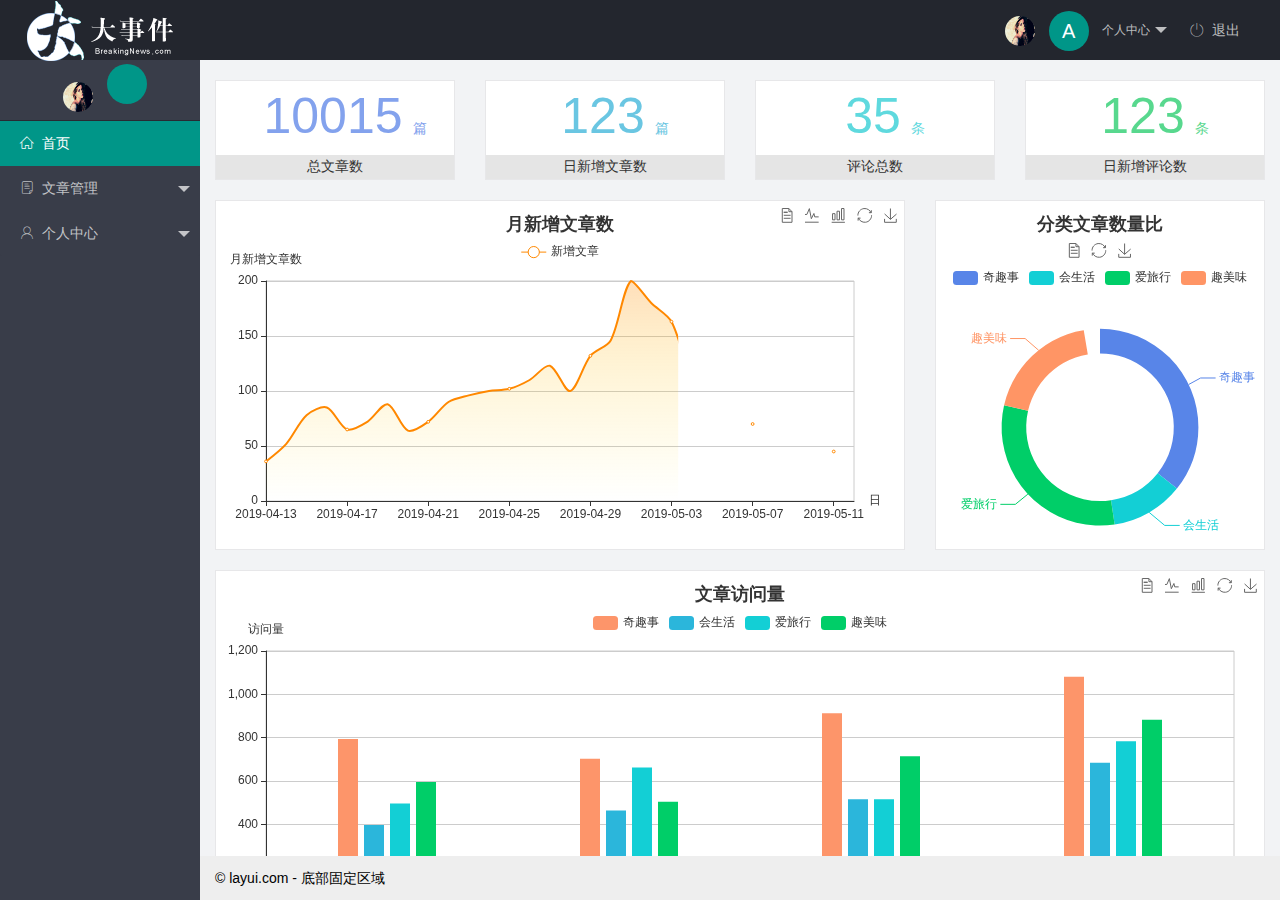
<file: index.html>
<!DOCTYPE html>
<html lang="en">
  <head>
    <meta charset="UTF-8" />
    <meta name="viewport" content="width=device-width, initial-scale=1.0" />
    <title>后台主页</title>
    <link rel="stylesheet" href="/assets/fonts/iconfont.css" />
    <!-- 导入 layui 的样式表 -->
    <link rel="stylesheet" href="/assets/lib/layui/css/layui.css" />
    <link rel="stylesheet" href="/assets/css/login.css" />
    <link rel="stylesheet" href="/assets/css/index.css" />
  </head>
  <body class="layui-layout-body">
    <div class="layui-layout layui-layout-admin">
      <div class="layui-header">
        <div class="layui-logo">
          <img src="/assets/images/logo.png" alt="" />
        </div>
        <!-- 头部区域（可配合layui已有的水平导航） -->
        <ul class="layui-nav layui-layout-right">
          <li class="layui-nav-item">
            <a href="javascript:;" class="userinfo">
              <img src="/assets/images/sample2.jpg" class="layui-nav-img" />
              <span class="text-avatar">A</span>

              个人中心
            </a>
            <dl class="layui-nav-child">
              <dd><a href="/user/user_info.html" target="fm">基本资料</a></dd>
              <dd><a href="/user/user_avatar.html" target="fm">更换头像</a></dd>
              <dd><a href="user/user_pwd.html" target="fm">重置密码</a></dd>
            </dl>
          </li>
          <li class="layui-nav-item">
            <a href="javascript:;" id="btnLogout"
              ><span class="iconfont icon-tuichu"></span>退出</a
            >
          </li>
        </ul>
      </div>

      <div class="layui-side layui-bg-black">
        <div class="layui-side-scroll">
          <div class="userinfo">
            <img src="/assets/images/sample2.jpg" class="layui-nav-img" />
            <span class="text-avatar"></span>
            <span id="welcome"></span>
          </div>
          <!-- 左侧导航区域（可配合layui已有的垂直导航） -->
          <ul class="layui-nav layui-nav-tree" lay-shrink="all">
            <li class="layui-nav-item layui-this">
              <a href="/home/dashboard.html" target="fm"
                ><span class="iconfont icon-home"></span>首页</a
              >
            </li>
            <li class="layui-nav-item">
              <a class="" href="javascript:;"
                ><span class="iconfont icon-16"></span>文章管理</a
              >
              <dl class="layui-nav-child">
                <dd>
                  <a href="javascript:;">文章类别</a>
                </dd>
                <dd>
                  <a href="javascript:;">文章列表</a>
                </dd>
                <dd>
                  <a href="javascript:;">发布文章</a>
                </dd>
              </dl>
            </li>
            <li class="layui-nav-item">
              <a href="javascript:;"
                ><span class="iconfont icon-user"></span>个人中心</a
              >
              <dl class="layui-nav-child">
                <dd>
                  <a href="/user/user_info.html" target="fm">基本资料</a>
                </dd>
                <dd>
                  <a href="/user/user_avatar.html" target="fm">更换头像</a>
                </dd>
                <dd>
                  <a href="user/user_pwd.html" target="fm">重置密码</a>
                </dd>
              </dl>
            </li>
          </ul>
        </div>
      </div>

      <div class="layui-body">
        <!-- 内容主体区域 -->
        <iframe src="/home/dashboard.html" frameborder="0" name="fm"></iframe>
      </div>

      <div class="layui-footer">
        <!-- 底部固定区域 -->
        © layui.com - 底部固定区域
      </div>
    </div>
    <!-- 导入 layui 的JS文件 -->
    <script src="/assets/lib/layui/layui.all.js"></script>
    <script src="/assets/lib/jquery.js"></script>
    <script src="/assets/js/baseAPI.js"></script>
    <script src="/assets/js/index.js"></script>
  </body>
</html>
</file>
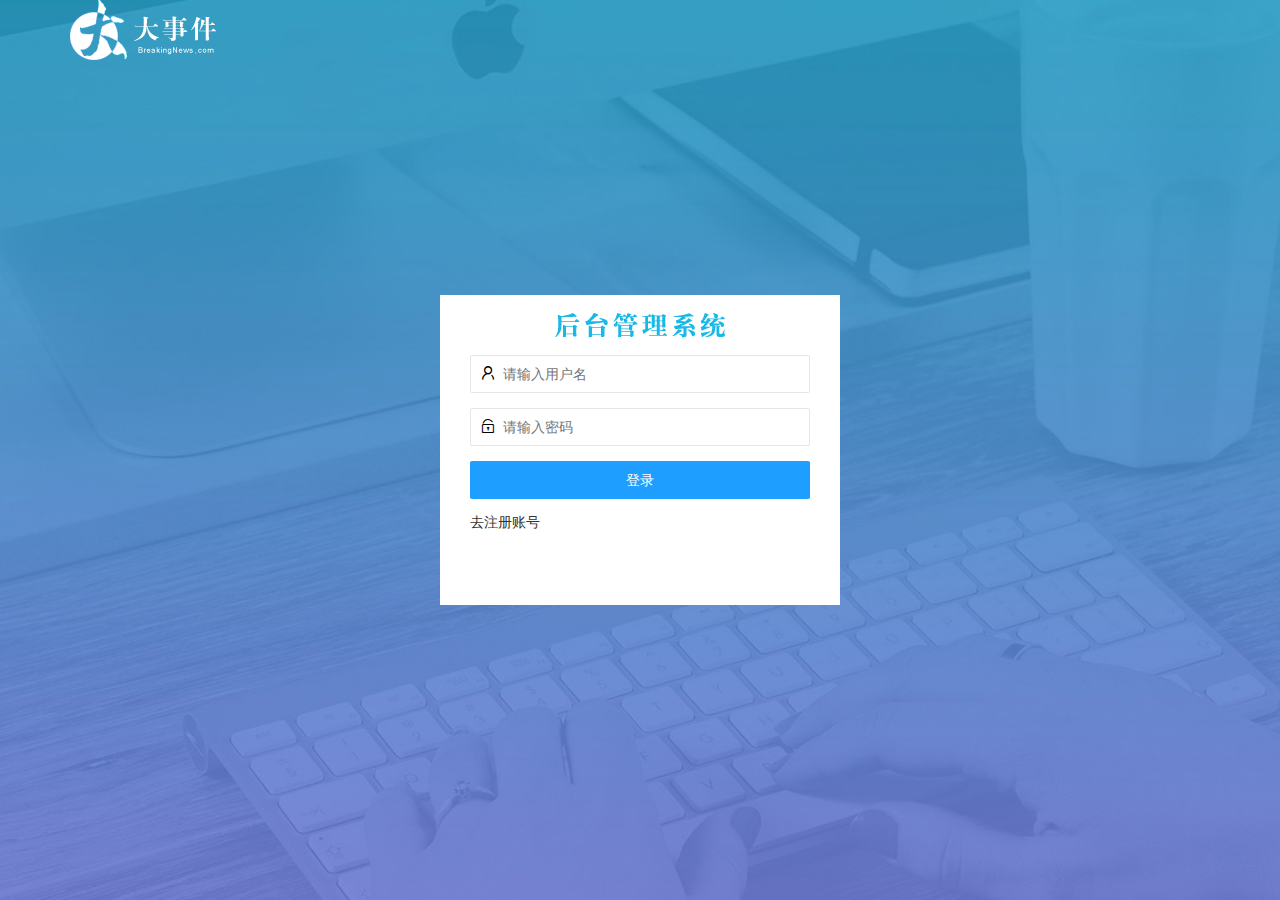
<file: login.html>
<!DOCTYPE html>
<html lang="en">
  <head>
    <meta charset="UTF-8" />
    <meta name="viewport" content="width=device-width, initial-scale=1.0" />
    <title>大事件-登录/注册</title>
    <!-- 导入 LayUI 的样式 -->
    <link rel="stylesheet" href="/assets/lib/layui/css/layui.css" />
    <!-- 导入自己的样式表 -->
    <link rel="stylesheet" href="/assets/css/login.css" />
  </head>
  <body>
    <!-- 头部的 Logo 区域 -->
    <div class="layui-main">
      <img src="/assets/images/logo.png" alt="" />
    </div>

    <!-- 登录注册区域 -->
    <div class="loginAndRegBox">
      <div class="title-box"></div>
      <!-- 登录的div -->
      <!-- 登录的div -->
      <div class="login-box">
        <!-- 登录的表单 -->
        <form class="layui-form" id="form_login">
          <!-- 用户名 -->
          <div class="layui-form-item">
            <i class="layui-icon layui-icon-username"></i>
            <input
              type="text"
              name="username"
              required
              lay-verify="required"
              placeholder="请输入用户名"
              autocomplete="off"
              class="layui-input"
            />
          </div>
          <!-- 密码 -->
          <div class="layui-form-item">
            <i class="layui-icon layui-icon-password"></i>
            <input
              type="password"
              name="password"
              required
              lay-verify="required|pwd"
              placeholder="请输入密码"
              autocomplete="off"
              class="layui-input"
            />
          </div>
          <!-- 登录按钮 -->
          <div class="layui-form-item">
            <!-- 注意：表单提交按钮和普通按钮的区别，就是 lay-submit 属性 -->
            <button
              class="layui-btn layui-btn-fluid layui-btn-normal"
              lay-submit
            >
              登录
            </button>
          </div>
          <div class="login-box">
            <a href="javascript:;" id="link_reg">去注册账号</a>
          </div>
        </form>
      </div>

      <!-- 注册的div -->
      <!-- 注册的div -->
      <div class="reg-box">
        <!-- 注册的表单 -->
        <form class="layui-form" id="form_reg">
          <!-- 用户名 -->
          <div class="layui-form-item">
            <i class="layui-icon layui-icon-username"></i>
            <input
              type="text"
              name="username"
              required
              lay-verify="required"
              placeholder="请输入用户名"
              autocomplete="off"
              class="layui-input"
            />
          </div>
          <!-- 密码 -->
          <div class="layui-form-item">
            <i class="layui-icon layui-icon-password"></i>
            <input
              type="password"
              name="password"
              required
              lay-verify="required|pwd"
              placeholder="请输入密码"
              autocomplete="off"
              class="layui-input"
            />
          </div>
          <!-- 密码确认框 -->
          <div class="layui-form-item">
            <i class="layui-icon layui-icon-password"></i>
            <input
              type="password"
              name="repassword"
              required
              lay-verify="required|pwd|repwd"
              placeholder="再次确认密码"
              autocomplete="off"
              class="layui-input"
            />
          </div>
          <!-- 注册按钮 -->
          <div class="layui-form-item">
            <!-- 注意：表单提交按钮和普通按钮的区别，就是 lay-submit 属性 -->
            <button
              class="layui-btn layui-btn-fluid layui-btn-normal"
              lay-submit
            >
              注册
            </button>
          </div>
          <div class="layui-form-item links">
            <a href="javascript:;" id="link_login">去登录</a>
          </div>
        </form>
      </div>
      <!-- <div class="reg-box">
        <a href="javascript:;" id="link_login">去登录</a>
      </div> -->
    </div>

    <script src="/assets/lib/jquery.js"></script>
    <script src="/assets/lib/layui/layui.all.js"></script>
    <script src="/assets/js/baseAPI.js"></script>
    <script src="/assets/js/login.js"></script>
  </body>
</html>
</file>
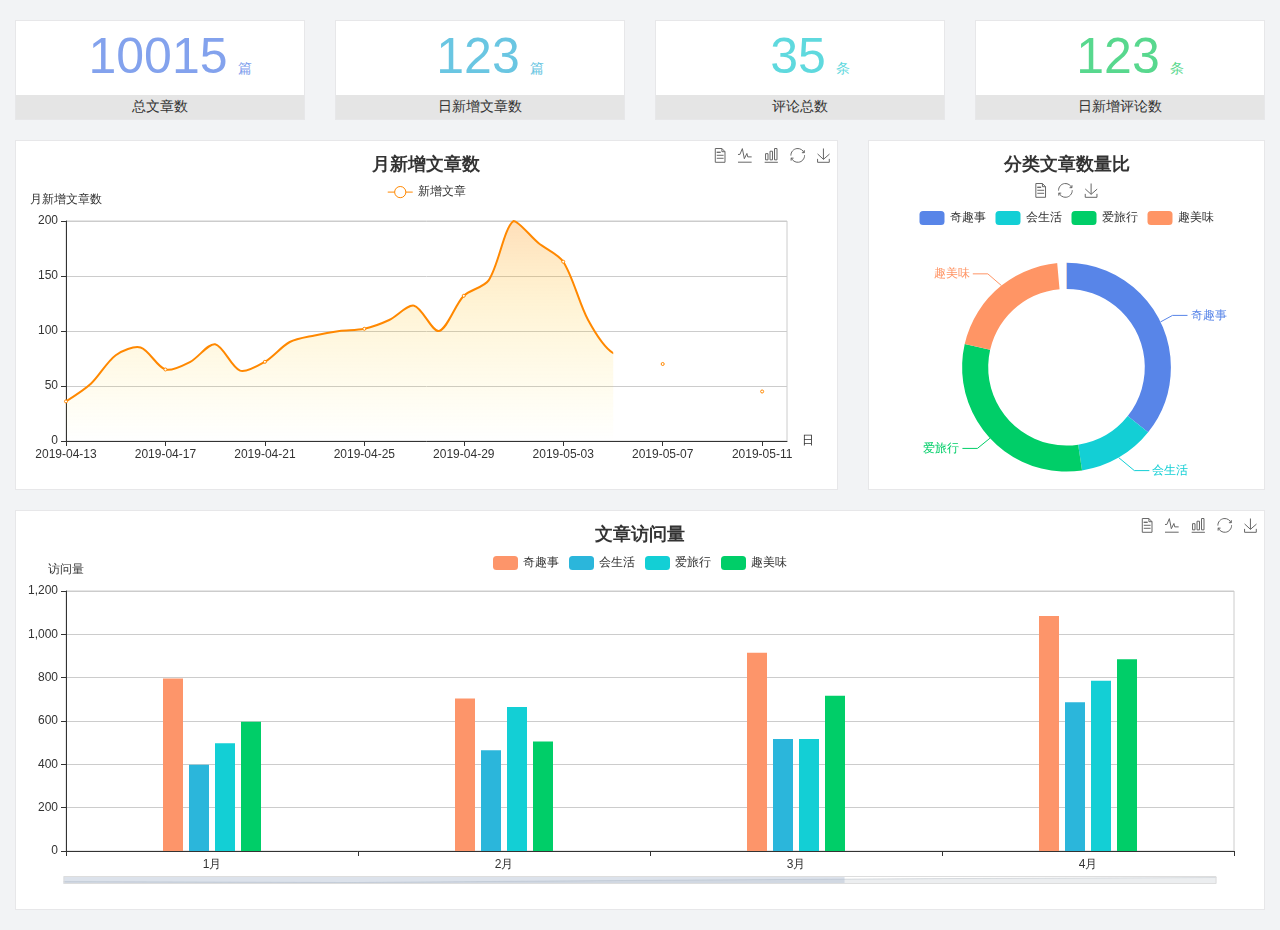
<file: home/dashboard.html>
<!DOCTYPE html>
<html lang="en">

<head>
  <meta charset="UTF-8">
  <meta name="viewport" content="width=device-width, initial-scale=1.0">
  <meta http-equiv="X-UA-Compatible" content="ie=edge">
  <title>图表统计</title>
  <link rel="stylesheet" href="../../assets/lib/bootstrap.css" />
  <link rel="stylesheet" href="../../assets/lib/main.css" />
  <script src="../../assets/lib/jquery.js"></script>
  <script type="text/javascript" src="../../assets/lib/echarts.min.js"></script>
</head>

<body>
  <div class="container-fluid">
    <div class="row spannel_list">
      <div class="col-sm-3 col-xs-6">
        <div class="spannel">
          <em>10015</em><span>篇</span>
          <b>总文章数</b>
        </div>
      </div>
      <div class="col-sm-3 col-xs-6">
        <div class="spannel scolor01">
          <em>123</em><span>篇</span>
          <b>日新增文章数</b>
        </div>
      </div>
      <div class="col-sm-3 col-xs-6">
        <div class="spannel scolor02">
          <em>35</em><span>条</span>
          <b>评论总数</b>
        </div>
      </div>
      <div class="col-sm-3 col-xs-6">
        <div class="spannel scolor03">
          <em>123</em><span>条</span>
          <b>日新增评论数</b>
        </div>
      </div>
    </div>
  </div>

  <div class="container-fluid">
    <div class="row curve-pie">
      <div class="col-lg-8 col-md-8">
        <div class="gragh_pannel" id="curve_show"></div>
      </div>
      <div class="col-lg-4 col-md-4">
        <div class="gragh_pannel" id="pie_show"></div>
      </div>
    </div>
  </div>

  <div class="container-fluid">
    <div class="column_pannel" id="column_show"></div>
  </div>

  <script>
    var oChart = echarts.init(document.getElementById('curve_show'));
    var aList_all = [
      { 'count': 36, 'date': '2019-04-13' },
      { 'count': 52, 'date': '2019-04-14' },
      { 'count': 78, 'date': '2019-04-15' },
      { 'count': 85, 'date': '2019-04-16' },
      { 'count': 65, 'date': '2019-04-17' },
      { 'count': 72, 'date': '2019-04-18' },
      { 'count': 88, 'date': '2019-04-19' },
      { 'count': 64, 'date': '2019-04-20' },
      { 'count': 72, 'date': '2019-04-21' },
      { 'count': 90, 'date': '2019-04-22' },
      { 'count': 96, 'date': '2019-04-23' },
      { 'count': 100, 'date': '2019-04-24' },
      { 'count': 102, 'date': '2019-04-25' },
      { 'count': 110, 'date': '2019-04-26' },
      { 'count': 123, 'date': '2019-04-27' },
      { 'count': 100, 'date': '2019-04-28' },
      { 'count': 132, 'date': '2019-04-29' },
      { 'count': 146, 'date': '2019-04-30' },
      { 'count': 200, 'date': '2019-05-01' },
      { 'count': 180, 'date': '2019-05-02' },
      { 'count': 163, 'date': '2019-05-03' },
      { 'count': 110, 'date': '2019-05-04' },
      { 'count': 80, 'date': '2019-05-05' },
      { 'count': 82, 'date': '2019-05-06' },
      { 'count': 70, 'date': '2019-05-07' },
      { 'count': 65, 'date': '2019-05-08' },
      { 'count': 54, 'date': '2019-05-09' },
      { 'count': 40, 'date': '2019-05-10' },
      { 'count': 45, 'date': '2019-05-11' },
      { 'count': 38, 'date': '2019-05-12' },
    ];

    let aCount = [];
    let aDate = [];

    for (var i = 0; i < aList_all.length; i++) {
      aCount.push(aList_all[i].count);
      aDate.push(aList_all[i].date);
    }

    var chartopt = {
      title: {
        text: '月新增文章数',
        left: 'center',
        top: '10'
      },
      tooltip: {
        trigger: 'axis'
      },
      legend: {
        data: ['新增文章'],
        top: '40'
      },
      toolbox: {
        show: true,
        feature: {
          mark: { show: true },
          dataView: { show: true, readOnly: false },
          magicType: { show: true, type: ['line', 'bar'] },
          restore: { show: true },
          saveAsImage: { show: true }
        }
      },
      calculable: true,
      xAxis: [
        {
          name: '日',
          type: 'category',
          boundaryGap: false,
          data: aDate
        }
      ],
      yAxis: [
        {
          name: '月新增文章数',
          type: 'value'
        }
      ],
      series: [
        {
          name: '新增文章',
          type: 'line',
          smooth: true,
          itemStyle: { normal: { areaStyle: { type: 'default' }, color: '#f80' }, lineStyle: { color: '#f80' } },
          data: aCount
        }],
      areaStyle: {
        normal: {
          color: new echarts.graphic.LinearGradient(0, 0, 0, 1, [{
            offset: 0,
            color: 'rgba(255,136,0,0.39)'
          }, {
            offset: .34,
            color: 'rgba(255,180,0,0.25)'
          }, {
            offset: 1,
            color: 'rgba(255,222,0,0.00)'
          }])

        }
      },
      grid: {
        show: true,
        x: 50,
        x2: 50,
        y: 80,
        height: 220
      }
    };

    oChart.setOption(chartopt);


    var oPie = echarts.init(document.getElementById('pie_show'));
    var oPieopt =
    {
      title: {
        top: 10,
        text: '分类文章数量比',
        x: 'center'
      },
      tooltip: {
        trigger: 'item',
        formatter: "{a} <br/>{b} : {c} ({d}%)"
      },
      color: ['#5885e8', '#13cfd5', '#00ce68', '#ff9565'],
      legend: {
        x: 'center',
        top: 65,
        data: ['奇趣事', '会生活', '爱旅行', '趣美味']
      },
      toolbox: {
        show: true,
        x: 'center',
        top: 35,
        feature: {
          mark: { show: true },
          dataView: { show: true, readOnly: false },
          magicType: {
            show: true,
            type: ['pie', 'funnel'],
            option: {
              funnel: {
                x: '25%',
                width: '50%',
                funnelAlign: 'left',
                max: 1548
              }
            }
          },
          restore: { show: true },
          saveAsImage: { show: true }
        }
      },
      calculable: true,
      series: [
        {
          name: '访问来源',
          type: 'pie',
          radius: ['45%', '60%'],
          center: ['50%', '65%'],
          data: [
            { value: 300, name: '奇趣事' },
            { value: 100, name: '会生活' },
            { value: 260, name: '爱旅行' },
            { value: 180, name: '趣美味' }
          ]
        }
      ]
    };
    oPie.setOption(oPieopt);



    var oColumn = this.echarts.init(document.getElementById('column_show'));
    var oColumnopt =
    {
      title: {
        text: '文章访问量',
        left: 'center',
        top: '10'
      },
      tooltip: {
        trigger: 'axis'
      },
      legend: {
        data: ['奇趣事', '会生活', '爱旅行', '趣美味'],
        top: '40'
      },
      toolbox: {
        show: true,
        feature: {
          mark: { show: true },
          dataView: { show: true, readOnly: false },
          magicType: { show: true, type: ['line', 'bar'] },
          restore: { show: true },
          saveAsImage: { show: true }
        }
      },
      calculable: true,
      xAxis: [
        {
          type: 'category',
          data: ['1月', '2月', '3月', '4月', '5月']
        }
      ],
      yAxis: [
        {
          name: '访问量',
          type: 'value'
        }
      ],
      series: [
        {
          name: '奇趣事',
          type: 'bar',
          barWidth: 20,
          itemStyle: {
            normal: { areaStyle: { type: 'default' }, color: '#fd956a' }
          },
          data: [800, 708, 920, 1090, 1200]
        },
        {
          name: '会生活',
          type: 'bar',
          barWidth: 20,
          itemStyle: {
            normal: { areaStyle: { type: 'default' }, color: '#2bb6db' }
          },
          data: [400, 468, 520, 690, 800]
        },
        {
          name: '爱旅行',
          type: 'bar',
          barWidth: 20,
          itemStyle: {
            normal: { areaStyle: { type: 'default' }, color: '#13cfd5' }
          },
          data: [500, 668, 520, 790, 900]
        },
        {
          name: '趣美味',
          type: 'bar',
          barWidth: 20,
          itemStyle: {
            normal: { areaStyle: { type: 'default' }, color: '#00ce68' }
          },
          data: [600, 508, 720, 890, 1000]
        }
      ],
      grid: {
        show: true,
        x: 50,
        x2: 30,
        y: 80,
        height: 260
      },
      dataZoom: [//给x轴设置滚动条
        {
          start: 0,//默认为0
          end: 100 - 1000 / 31,//默认为100
          type: 'slider',
          show: true,
          xAxisIndex: [0],
          handleSize: 0,//滑动条的 左右2个滑动条的大小
          height: 8,//组件高度
          left: 45, //左边的距离
          right: 50,//右边的距离
          bottom: 26,//右边的距离
          handleColor: '#ddd',//h滑动图标的颜色
          handleStyle: {
            borderColor: "#cacaca",
            borderWidth: "1",
            shadowBlur: 2,
            background: "#ddd",
            shadowColor: "#ddd",
          }
        }]
    };
    oColumn.setOption(oColumnopt);
  </script>
</body>

</html>
</file>
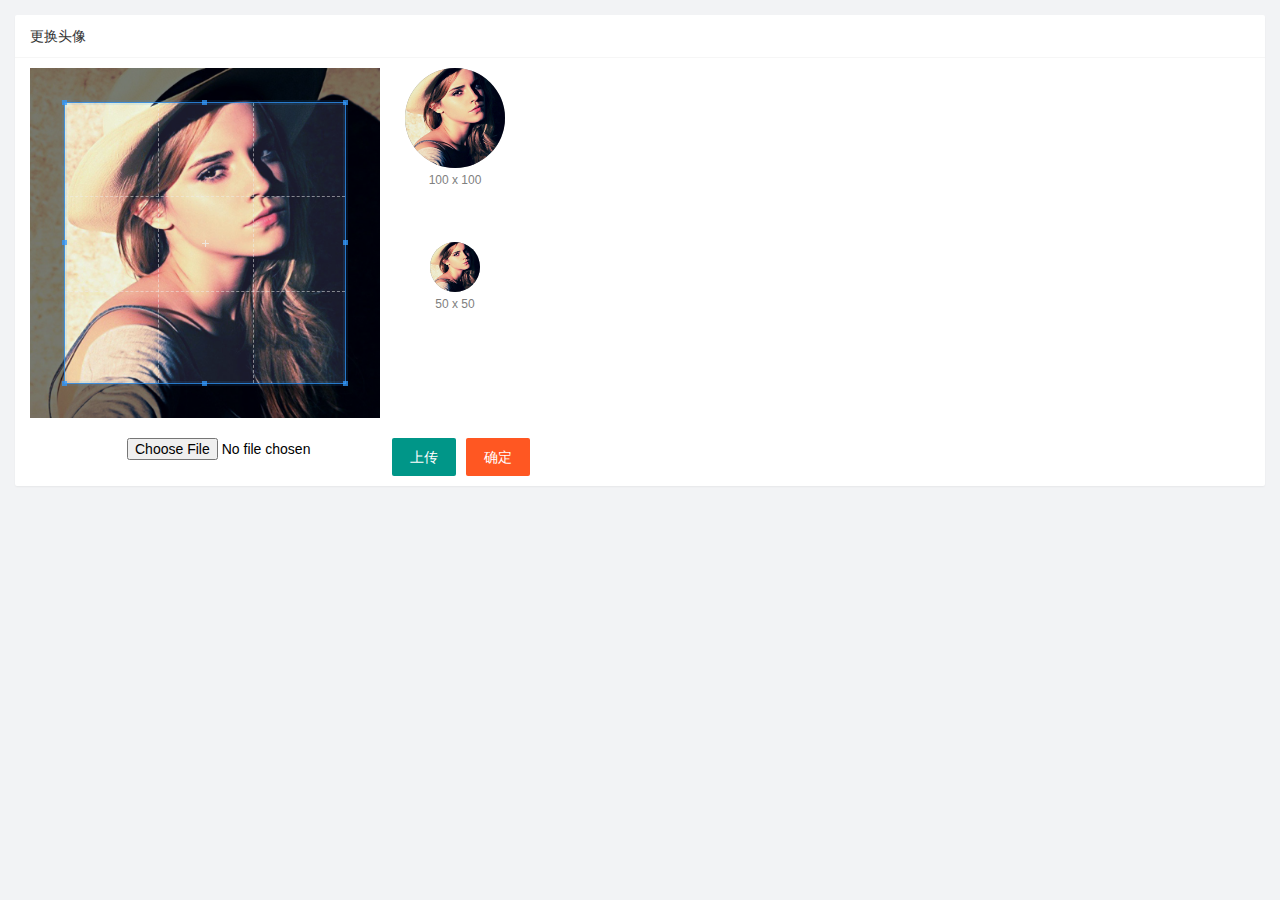
<file: user/user_avatar.html>
<!DOCTYPE html>
<html lang="en">
  <head>
    <meta charset="UTF-8" />
    <meta http-equiv="X-UA-Compatible" content="IE=edge" />
    <meta name="viewport" content="width=device-width, initial-scale=1.0" />
    <title>Document</title>
    <link rel="stylesheet" href="/assets/lib/cropper/cropper.css" />
    <link rel="stylesheet" href="/assets/lib/layui/css/layui.css" />
    <link rel="stylesheet" href="/assets/css/user/user.avatar.css" />
  </head>
  <body>
    <!-- 卡片区域 -->
    <div class="layui-card">
      <div class="layui-card-header">更换头像</div>
      <div class="layui-card-body">
        <!-- 第一行的图片裁剪和预览区域 -->
        <div class="row1">
          <!-- 图片裁剪区域 -->
          <div class="cropper-box">
            <!-- 这个 img 标签很重要，将来会把它初始化为裁剪区域 -->
            <img id="image" src="/assets/images/sample.jpg" />
          </div>
          <!-- 图片的预览区域 -->
          <div class="preview-box">
            <div>
              <!-- 宽高为 100px 的预览区域 -->
              <div class="img-preview w100"></div>
              <p class="size">100 x 100</p>
            </div>
            <div>
              <!-- 宽高为 50px 的预览区域 -->
              <div class="img-preview w50"></div>
              <p class="size">50 x 50</p>
            </div>
          </div>
        </div>

        <!-- 第二行的按钮区域 -->
        <div class="row2">
          <input type="file" id="file" accept="image/png,image/jpeg" />
          <button type="button" class="layui-btn" id="btnChooseImage">
            上传
          </button>
          <button
            type="button"
            class="layui-btn layui-btn-danger"
            id="btnUpload"
          >
            确定
          </button>
        </div>
      </div>
    </div>

    <script src="/assets/lib/layui/layui.all.js"></script>
    <script src="/assets/lib/jquery.js"></script>
    <script src="/assets/lib/cropper/Cropper.js"></script>
    <script src="/assets/js/baseAPI.js"></script>
    <script src="/assets/lib/cropper/jquery-cropper.js"></script>
    <script src="/assets/js/user/user_avatar.js"></script>
  </body>
</html>
</file>
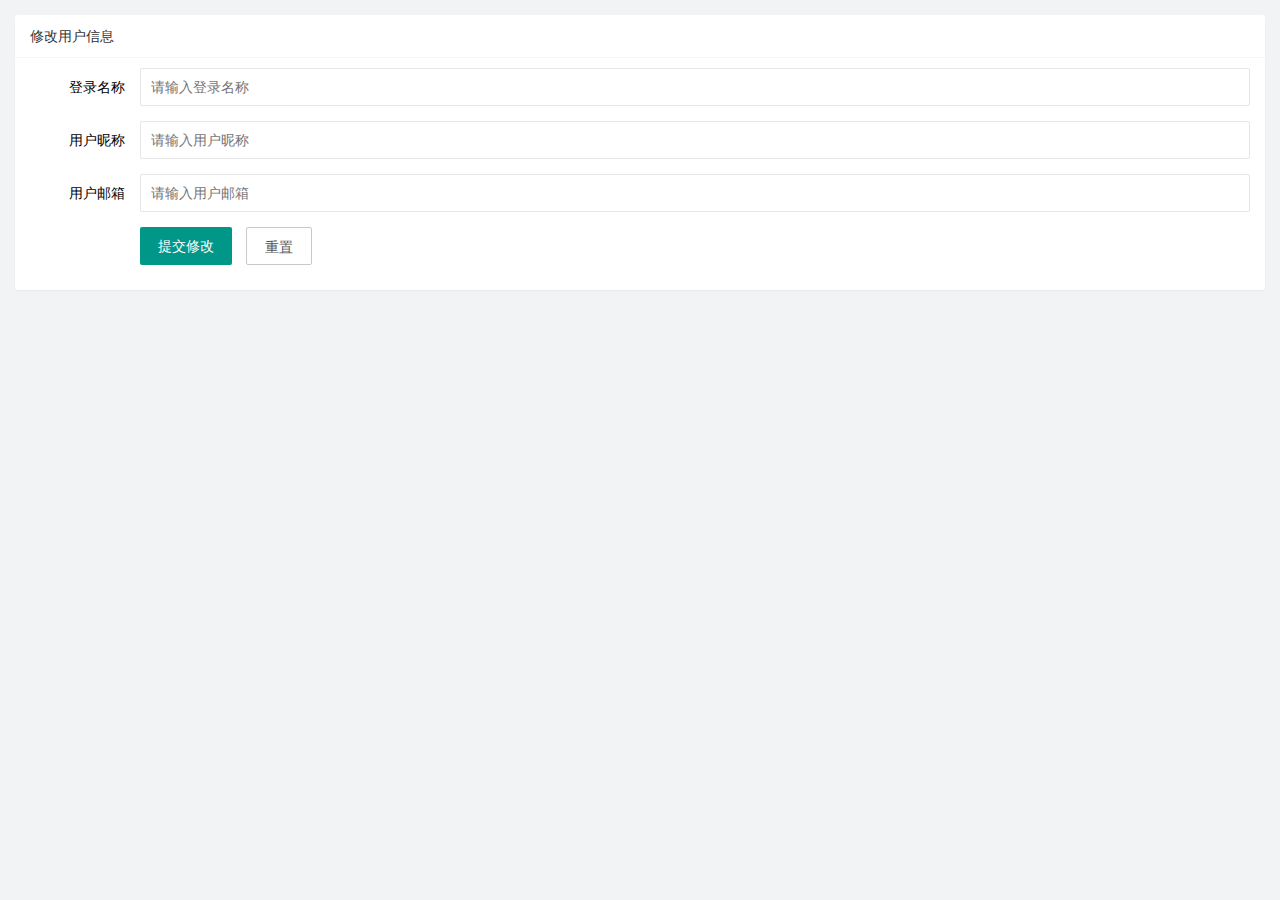
<file: user/user_info.html>
<!DOCTYPE html>
<html lang="en">
  <head>
    <meta charset="UTF-8" />
    <meta http-equiv="X-UA-Compatible" content="IE=edge" />
    <meta name="viewport" content="width=device-width, initial-scale=1.0" />
    <title>Document</title>
    <link rel="stylesheet" href="/assets/lib/layui/css/layui.css" />
    <link rel="stylesheet" href="/assets/css/user/user.onfo.css" />
  </head>
  <body>
    <!-- 卡片区域 -->
    <div class="layui-card">
      <div class="layui-card-header">修改用户信息</div>
      <div class="layui-card-body">
        <!-- form 表单区域 -->
        <form class="layui-form" lay-filter="formUserInfo">
          <input type="hidden" name="id" value="" />
          <div class="layui-form-item">
            <label class="layui-form-label">登录名称</label>
            <div class="layui-input-block">
              <input
                type="text"
                name="username"
                required
                lay-verify="required"
                placeholder="请输入登录名称"
                autocomplete="off"
                class="layui-input"
                readonly
              />
            </div>
          </div>
          <div class="layui-form-item">
            <label class="layui-form-label">用户昵称</label>
            <div class="layui-input-block">
              <input
                type="text"
                name="nickname"
                required
                lay-verify="required|nickname"
                placeholder="请输入用户昵称"
                autocomplete="off"
                class="layui-input"
              />
            </div>
          </div>
          <div class="layui-form-item">
            <label class="layui-form-label">用户邮箱</label>
            <div class="layui-input-block">
              <input
                type="text"
                name="email"
                required
                lay-verify="required|email"
                placeholder="请输入用户邮箱"
                autocomplete="off"
                class="layui-input"
              />
            </div>
          </div>
          <div class="layui-form-item">
            <div class="layui-input-block">
              <button class="layui-btn" lay-submit lay-filter="formDemo">
                提交修改
              </button>
              <button
                type="reset"
                class="layui-btn layui-btn-primary"
                id="btnReset"
              >
                重置
              </button>
            </div>
          </div>
        </form>
      </div>
    </div>

    <script src="/assets/lib/layui/layui.all.js"></script>
    <script src="/assets/lib/jquery.js"></script>
    <script src="/assets/js/baseAPI.js"></script>
    <script src="/assets/js/user/user_info.js"></script>
  </body>
</html>
</file>
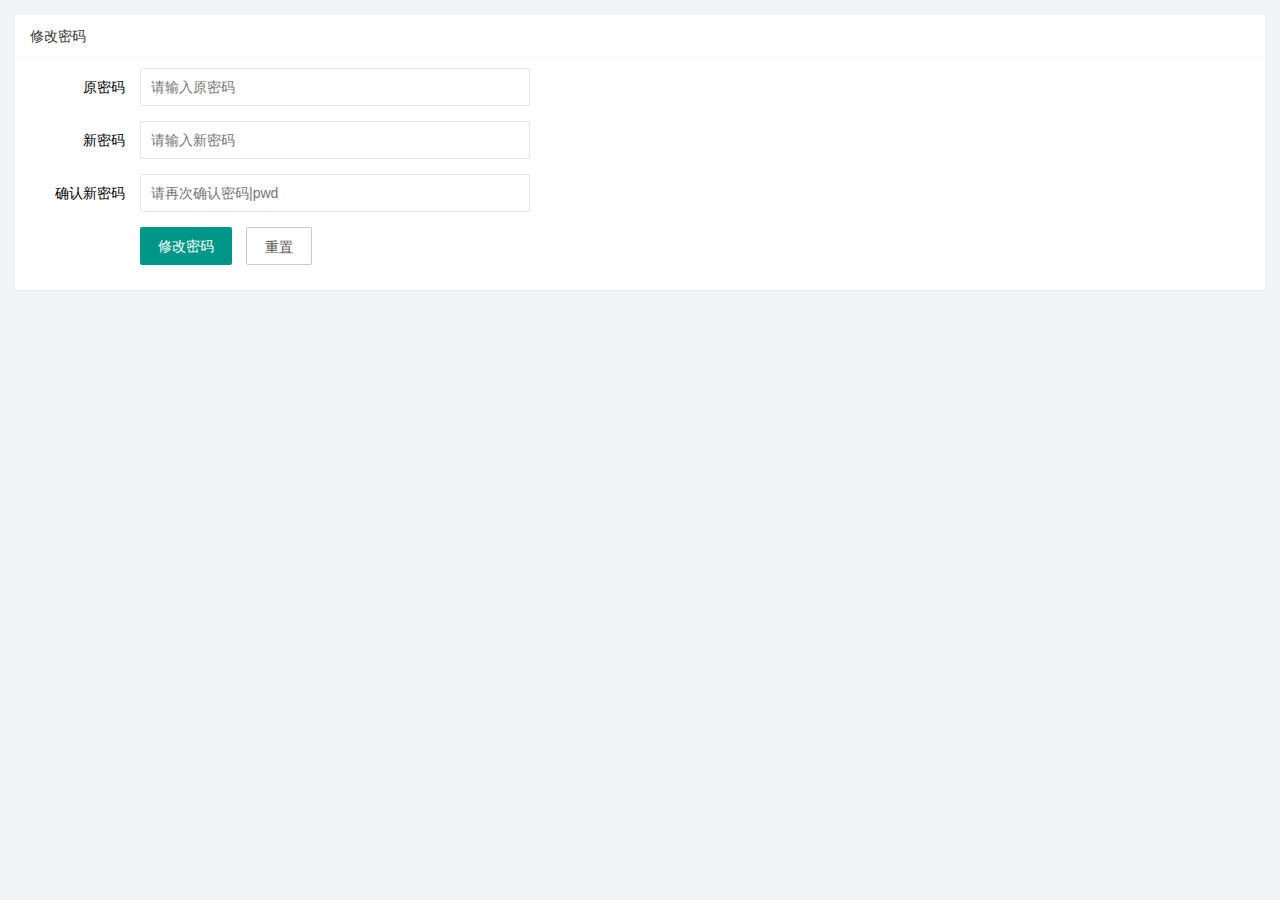
<file: user/user_pwd.html>
<!DOCTYPE html>
<html lang="en">
  <head>
    <meta charset="UTF-8" />
    <meta http-equiv="X-UA-Compatible" content="IE=edge" />
    <meta name="viewport" content="width=device-width, initial-scale=1.0" />
    <title>Document</title>
    <link rel="stylesheet" href="/assets/lib/layui/css/layui.css" />
    <link rel="stylesheet" href="/assets/css/user/user_pwd.css" />
  </head>
  <body>
    <!-- 卡片区域 -->
    <div class="layui-card">
      <div class="layui-card-header">修改密码</div>
      <div class="layui-card-body">
        <form class="layui-form">
          <div class="layui-form-item">
            <label class="layui-form-label">原密码</label>
            <div class="layui-input-block">
              <input
                type="password"
                name="oldPwd"
                required
                lay-verify="required"
                placeholder="请输入原密码"
                autocomplete="off"
                class="layui-input"
              />
            </div>
          </div>
          <div class="layui-form-item">
            <label class="layui-form-label">新密码</label>
            <div class="layui-input-block">
              <input
                type="password"
                name="newPwd"
                required
                lay-verify="required|pwd|samePwd"
                placeholder="请输入新密码"
                autocomplete="off"
                class="layui-input"
              />
            </div>
          </div>
          <div class="layui-form-item">
            <label class="layui-form-label">确认新密码</label>
            <div class="layui-input-block">
              <input
                type="password"
                name="rePwd"
                required
                lay-verify="required|pwd|rePwd"
                placeholder="请再次确认密码|pwd"
                autocomplete="off"
                class="layui-input"
              />
            </div>
          </div>
          <div class="layui-form-item">
            <div class="layui-input-block">
              <button class="layui-btn" lay-submit lay-filter="formDemo">
                修改密码
              </button>
              <button type="reset" class="layui-btn layui-btn-primary">
                重置
              </button>
            </div>
          </div>
        </form>
      </div>
    </div>

    <!-- 导入 layui 的 js -->
    <script src="/assets/lib/layui/layui.all.js"></script>
    <!-- 导入 jQuery -->
    <script src="/assets/lib/jquery.js"></script>
    <!-- 导入 baseAPI -->
    <script src="/assets/js/baseAPI.js"></script>
    <!-- 导入自己的 js -->
    <script src="/assets/js/user/user_pwd.js"></script>
  </body>
</html>
</file>
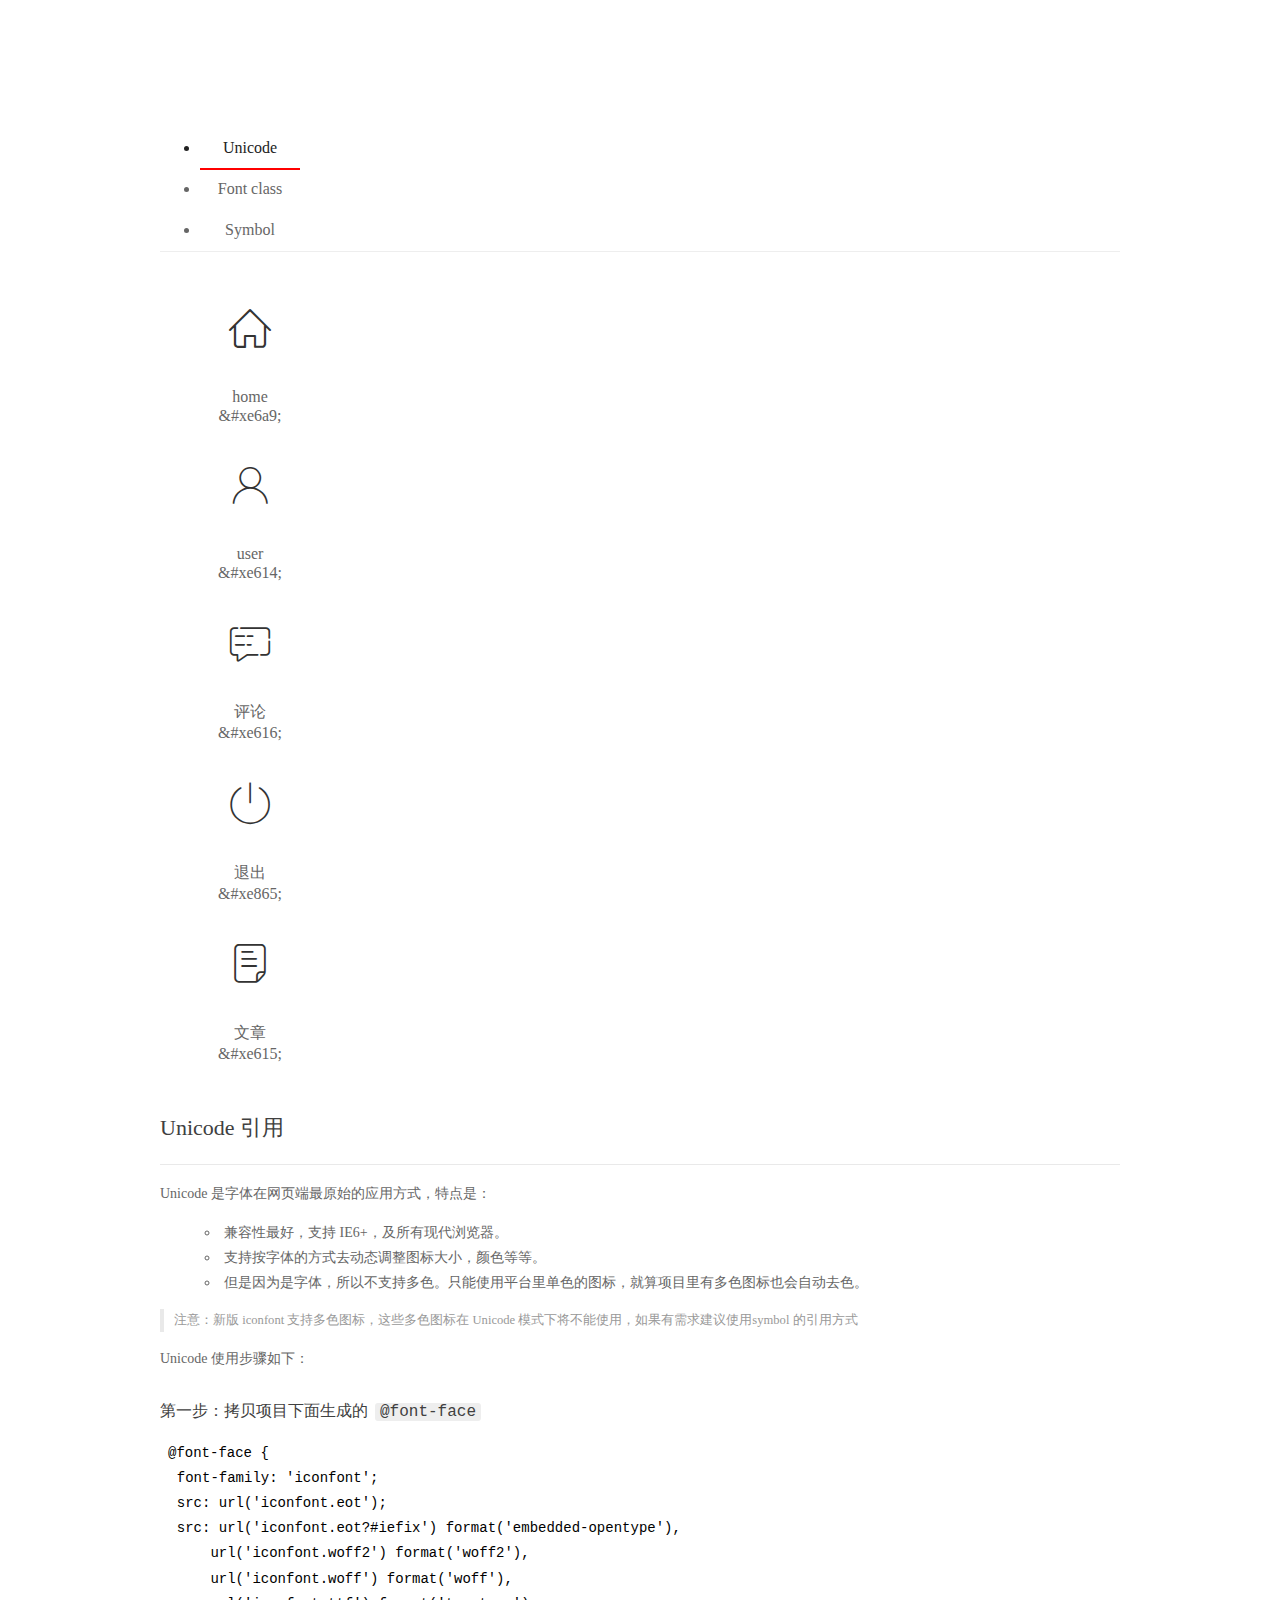
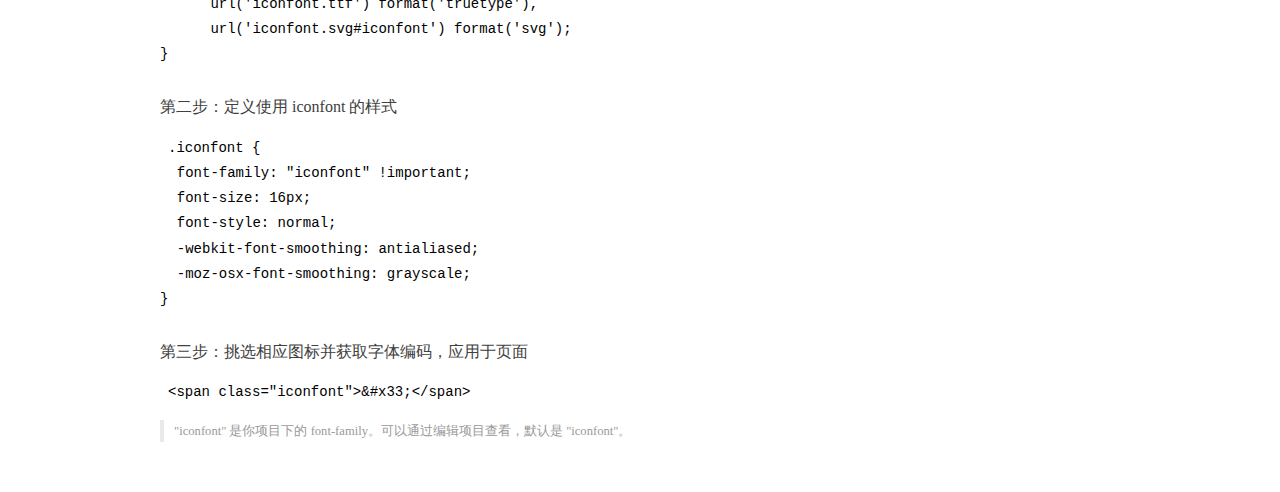
<file: assets/fonts/demo_index.html>
<!DOCTYPE html>
<html>
<head>
  <meta charset="utf-8"/>
  <title>IconFont Demo</title>
  <link rel="shortcut icon" href="https://gtms04.alicdn.com/tps/i4/TB1_oz6GVXXXXaFXpXXJDFnIXXX-64-64.ico" type="image/x-icon"/>
  <link rel="stylesheet" href="https://g.alicdn.com/thx/cube/1.3.2/cube.min.css">
  <link rel="stylesheet" href="demo.css">
  <link rel="stylesheet" href="iconfont.css">
  <script src="iconfont.js"></script>
  <!-- jQuery -->
  <script src="https://a1.alicdn.com/oss/uploads/2018/12/26/7bfddb60-08e8-11e9-9b04-53e73bb6408b.js"></script>
  <!-- 代码高亮 -->
  <script src="https://a1.alicdn.com/oss/uploads/2018/12/26/a3f714d0-08e6-11e9-8a15-ebf944d7534c.js"></script>
</head>
<body>
  <div class="main">
    <h1 class="logo"><a href="https://www.iconfont.cn/" title="iconfont 首页" target="_blank">&#xe86b;</a></h1>
    <div class="nav-tabs">
      <ul id="tabs" class="dib-box">
        <li class="dib active"><span>Unicode</span></li>
        <li class="dib"><span>Font class</span></li>
        <li class="dib"><span>Symbol</span></li>
      </ul>
      
    </div>
    <div class="tab-container">
      <div class="content unicode" style="display: block;">
          <ul class="icon_lists dib-box">
          
            <li class="dib">
              <span class="icon iconfont">&#xe6a9;</span>
                <div class="name">home</div>
                <div class="code-name">&amp;#xe6a9;</div>
              </li>
          
            <li class="dib">
              <span class="icon iconfont">&#xe614;</span>
                <div class="name">user</div>
                <div class="code-name">&amp;#xe614;</div>
              </li>
          
            <li class="dib">
              <span class="icon iconfont">&#xe616;</span>
                <div class="name">评论</div>
                <div class="code-name">&amp;#xe616;</div>
              </li>
          
            <li class="dib">
              <span class="icon iconfont">&#xe865;</span>
                <div class="name">退出</div>
                <div class="code-name">&amp;#xe865;</div>
              </li>
          
            <li class="dib">
              <span class="icon iconfont">&#xe615;</span>
                <div class="name">文章</div>
                <div class="code-name">&amp;#xe615;</div>
              </li>
          
          </ul>
          <div class="article markdown">
          <h2 id="unicode-">Unicode 引用</h2>
          <hr>

          <p>Unicode 是字体在网页端最原始的应用方式，特点是：</p>
          <ul>
            <li>兼容性最好，支持 IE6+，及所有现代浏览器。</li>
            <li>支持按字体的方式去动态调整图标大小，颜色等等。</li>
            <li>但是因为是字体，所以不支持多色。只能使用平台里单色的图标，就算项目里有多色图标也会自动去色。</li>
          </ul>
          <blockquote>
            <p>注意：新版 iconfont 支持多色图标，这些多色图标在 Unicode 模式下将不能使用，如果有需求建议使用symbol 的引用方式</p>
          </blockquote>
          <p>Unicode 使用步骤如下：</p>
          <h3 id="-font-face">第一步：拷贝项目下面生成的 <code>@font-face</code></h3>
<pre><code class="language-css"
>@font-face {
  font-family: 'iconfont';
  src: url('iconfont.eot');
  src: url('iconfont.eot?#iefix') format('embedded-opentype'),
      url('iconfont.woff2') format('woff2'),
      url('iconfont.woff') format('woff'),
      url('iconfont.ttf') format('truetype'),
      url('iconfont.svg#iconfont') format('svg');
}
</code></pre>
          <h3 id="-iconfont-">第二步：定义使用 iconfont 的样式</h3>
<pre><code class="language-css"
>.iconfont {
  font-family: "iconfont" !important;
  font-size: 16px;
  font-style: normal;
  -webkit-font-smoothing: antialiased;
  -moz-osx-font-smoothing: grayscale;
}
</code></pre>
          <h3 id="-">第三步：挑选相应图标并获取字体编码，应用于页面</h3>
<pre>
<code class="language-html"
>&lt;span class="iconfont"&gt;&amp;#x33;&lt;/span&gt;
</code></pre>
          <blockquote>
            <p>"iconfont" 是你项目下的 font-family。可以通过编辑项目查看，默认是 "iconfont"。</p>
          </blockquote>
          </div>
      </div>
      <div class="content font-class">
        <ul class="icon_lists dib-box">
          
          <li class="dib">
            <span class="icon iconfont icon-home"></span>
            <div class="name">
              home
            </div>
            <div class="code-name">.icon-home
            </div>
          </li>
          
          <li class="dib">
            <span class="icon iconfont icon-user"></span>
            <div class="name">
              user
            </div>
            <div class="code-name">.icon-user
            </div>
          </li>
          
          <li class="dib">
            <span class="icon iconfont icon-pinglun"></span>
            <div class="name">
              评论
            </div>
            <div class="code-name">.icon-pinglun
            </div>
          </li>
          
          <li class="dib">
            <span class="icon iconfont icon-tuichu"></span>
            <div class="name">
              退出
            </div>
            <div class="code-name">.icon-tuichu
            </div>
          </li>
          
          <li class="dib">
            <span class="icon iconfont icon-16"></span>
            <div class="name">
              文章
            </div>
            <div class="code-name">.icon-16
            </div>
          </li>
          
        </ul>
        <div class="article markdown">
        <h2 id="font-class-">font-class 引用</h2>
        <hr>

        <p>font-class 是 Unicode 使用方式的一种变种，主要是解决 Unicode 书写不直观，语意不明确的问题。</p>
        <p>与 Unicode 使用方式相比，具有如下特点：</p>
        <ul>
          <li>兼容性良好，支持 IE8+，及所有现代浏览器。</li>
          <li>相比于 Unicode 语意明确，书写更直观。可以很容易分辨这个 icon 是什么。</li>
          <li>因为使用 class 来定义图标，所以当要替换图标时，只需要修改 class 里面的 Unicode 引用。</li>
          <li>不过因为本质上还是使用的字体，所以多色图标还是不支持的。</li>
        </ul>
        <p>使用步骤如下：</p>
        <h3 id="-fontclass-">第一步：引入项目下面生成的 fontclass 代码：</h3>
<pre><code class="language-html">&lt;link rel="stylesheet" href="./iconfont.css"&gt;
</code></pre>
        <h3 id="-">第二步：挑选相应图标并获取类名，应用于页面：</h3>
<pre><code class="language-html">&lt;span class="iconfont icon-xxx"&gt;&lt;/span&gt;
</code></pre>
        <blockquote>
          <p>"
            iconfont" 是你项目下的 font-family。可以通过编辑项目查看，默认是 "iconfont"。</p>
        </blockquote>
      </div>
      </div>
      <div class="content symbol">
          <ul class="icon_lists dib-box">
          
            <li class="dib">
                <svg class="icon svg-icon" aria-hidden="true">
                  <use xlink:href="#icon-home"></use>
                </svg>
                <div class="name">home</div>
                <div class="code-name">#icon-home</div>
            </li>
          
            <li class="dib">
                <svg class="icon svg-icon" aria-hidden="true">
                  <use xlink:href="#icon-user"></use>
                </svg>
                <div class="name">user</div>
                <div class="code-name">#icon-user</div>
            </li>
          
            <li class="dib">
                <svg class="icon svg-icon" aria-hidden="true">
                  <use xlink:href="#icon-pinglun"></use>
                </svg>
                <div class="name">评论</div>
                <div class="code-name">#icon-pinglun</div>
            </li>
          
            <li class="dib">
                <svg class="icon svg-icon" aria-hidden="true">
                  <use xlink:href="#icon-tuichu"></use>
                </svg>
                <div class="name">退出</div>
                <div class="code-name">#icon-tuichu</div>
            </li>
          
            <li class="dib">
                <svg class="icon svg-icon" aria-hidden="true">
                  <use xlink:href="#icon-16"></use>
                </svg>
                <div class="name">文章</div>
                <div class="code-name">#icon-16</div>
            </li>
          
          </ul>
          <div class="article markdown">
          <h2 id="symbol-">Symbol 引用</h2>
          <hr>

          <p>这是一种全新的使用方式，应该说这才是未来的主流，也是平台目前推荐的用法。相关介绍可以参考这篇<a href="">文章</a>
            这种用法其实是做了一个 SVG 的集合，与另外两种相比具有如下特点：</p>
          <ul>
            <li>支持多色图标了，不再受单色限制。</li>
            <li>通过一些技巧，支持像字体那样，通过 <code>font-size</code>, <code>color</code> 来调整样式。</li>
            <li>兼容性较差，支持 IE9+，及现代浏览器。</li>
            <li>浏览器渲染 SVG 的性能一般，还不如 png。</li>
          </ul>
          <p>使用步骤如下：</p>
          <h3 id="-symbol-">第一步：引入项目下面生成的 symbol 代码：</h3>
<pre><code class="language-html">&lt;script src="./iconfont.js"&gt;&lt;/script&gt;
</code></pre>
          <h3 id="-css-">第二步：加入通用 CSS 代码（引入一次就行）：</h3>
<pre><code class="language-html">&lt;style&gt;
.icon {
  width: 1em;
  height: 1em;
  vertical-align: -0.15em;
  fill: currentColor;
  overflow: hidden;
}
&lt;/style&gt;
</code></pre>
          <h3 id="-">第三步：挑选相应图标并获取类名，应用于页面：</h3>
<pre><code class="language-html">&lt;svg class="icon" aria-hidden="true"&gt;
  &lt;use xlink:href="#icon-xxx"&gt;&lt;/use&gt;
&lt;/svg&gt;
</code></pre>
          </div>
      </div>

    </div>
  </div>
  <script>
  $(document).ready(function () {
      $('.tab-container .content:first').show()

      $('#tabs li').click(function (e) {
        var tabContent = $('.tab-container .content')
        var index = $(this).index()

        if ($(this).hasClass('active')) {
          return
        } else {
          $('#tabs li').removeClass('active')
          $(this).addClass('active')

          tabContent.hide().eq(index).fadeIn()
        }
      })
    })
  </script>
</body>
</html>
</file>
<file: assets/fonts/iconfont.css>
@font-face {font-family: "iconfont";
  src: url('iconfont.eot?t=1576139966484'); /* IE9 */
  src: url('iconfont.eot?t=1576139966484#iefix') format('embedded-opentype'), /* IE6-IE8 */
  url('[data-uri]') format('woff2'),
  url('iconfont.woff?t=1576139966484') format('woff'),
  url('iconfont.ttf?t=1576139966484') format('truetype'), /* chrome, firefox, opera, Safari, Android, iOS 4.2+ */
  url('iconfont.svg?t=1576139966484#iconfont') format('svg'); /* iOS 4.1- */
}

.iconfont {
  font-family: "iconfont" !important;
  font-size: 16px;
  font-style: normal;
  -webkit-font-smoothing: antialiased;
  -moz-osx-font-smoothing: grayscale;
}

.icon-home:before {
  content: "\e6a9";
}

.icon-user:before {
  content: "\e614";
}

.icon-pinglun:before {
  content: "\e616";
}

.icon-tuichu:before {
  content: "\e865";
}

.icon-16:before {
  content: "\e615";
}
</file>
<file: assets/lib/layui/css/layui.css>
/** layui-v2.5.5 MIT License By https://www.layui.com */
 .layui-inline,img{display:inline-block;vertical-align:middle}h1,h2,h3,h4,h5,h6{font-weight:400}.layui-edge,.layui-header,.layui-inline,.layui-main{position:relative}.layui-body,.layui-edge,.layui-elip{overflow:hidden}.layui-btn,.layui-edge,.layui-inline,img{vertical-align:middle}.layui-btn,.layui-disabled,.layui-icon,.layui-unselect{-moz-user-select:none;-webkit-user-select:none;-ms-user-select:none}.layui-elip,.layui-form-checkbox span,.layui-form-pane .layui-form-label{text-overflow:ellipsis;white-space:nowrap}.layui-breadcrumb,.layui-tree-btnGroup{visibility:hidden}blockquote,body,button,dd,div,dl,dt,form,h1,h2,h3,h4,h5,h6,input,li,ol,p,pre,td,textarea,th,ul{margin:0;padding:0;-webkit-tap-highlight-color:rgba(0,0,0,0)}a:active,a:hover{outline:0}img{border:none}li{list-style:none}table{border-collapse:collapse;border-spacing:0}h4,h5,h6{font-size:100%}button,input,optgroup,option,select,textarea{font-family:inherit;font-size:inherit;font-style:inherit;font-weight:inherit;outline:0}pre{white-space:pre-wrap;white-space:-moz-pre-wrap;white-space:-pre-wrap;white-space:-o-pre-wrap;word-wrap:break-word}body{line-height:24px;font:14px Helvetica Neue,Helvetica,PingFang SC,Tahoma,Arial,sans-serif}hr{height:1px;margin:10px 0;border:0;clear:both}a{color:#333;text-decoration:none}a:hover{color:#777}a cite{font-style:normal;*cursor:pointer}.layui-border-box,.layui-border-box *{box-sizing:border-box}.layui-box,.layui-box *{box-sizing:content-box}.layui-clear{clear:both;*zoom:1}.layui-clear:after{content:'\20';clear:both;*zoom:1;display:block;height:0}.layui-inline{*display:inline;*zoom:1}.layui-edge{display:inline-block;width:0;height:0;border-width:6px;border-style:dashed;border-color:transparent}.layui-edge-top{top:-4px;border-bottom-color:#999;border-bottom-style:solid}.layui-edge-right{border-left-color:#999;border-left-style:solid}.layui-edge-bottom{top:2px;border-top-color:#999;border-top-style:solid}.layui-edge-left{border-right-color:#999;border-right-style:solid}.layui-disabled,.layui-disabled:hover{color:#d2d2d2!important;cursor:not-allowed!important}.layui-circle{border-radius:100%}.layui-show{display:block!important}.layui-hide{display:none!important}@font-face{font-family:layui-icon;src:url(../font/iconfont.eot?v=250);src:url(../font/iconfont.eot?v=250#iefix) format('embedded-opentype'),url(../font/iconfont.woff2?v=250) format('woff2'),url(../font/iconfont.woff?v=250) format('woff'),url(../font/iconfont.ttf?v=250) format('truetype'),url(../font/iconfont.svg?v=250#layui-icon) format('svg')}.layui-icon{font-family:layui-icon!important;font-size:16px;font-style:normal;-webkit-font-smoothing:antialiased;-moz-osx-font-smoothing:grayscale}.layui-icon-reply-fill:before{content:"\e611"}.layui-icon-set-fill:before{content:"\e614"}.layui-icon-menu-fill:before{content:"\e60f"}.layui-icon-search:before{content:"\e615"}.layui-icon-share:before{content:"\e641"}.layui-icon-set-sm:before{content:"\e620"}.layui-icon-engine:before{content:"\e628"}.layui-icon-close:before{content:"\1006"}.layui-icon-close-fill:before{content:"\1007"}.layui-icon-chart-screen:before{content:"\e629"}.layui-icon-star:before{content:"\e600"}.layui-icon-circle-dot:before{content:"\e617"}.layui-icon-chat:before{content:"\e606"}.layui-icon-release:before{content:"\e609"}.layui-icon-list:before{content:"\e60a"}.layui-icon-chart:before{content:"\e62c"}.layui-icon-ok-circle:before{content:"\1005"}.layui-icon-layim-theme:before{content:"\e61b"}.layui-icon-table:before{content:"\e62d"}.layui-icon-right:before{content:"\e602"}.layui-icon-left:before{content:"\e603"}.layui-icon-cart-simple:before{content:"\e698"}.layui-icon-face-cry:before{content:"\e69c"}.layui-icon-face-smile:before{content:"\e6af"}.layui-icon-survey:before{content:"\e6b2"}.layui-icon-tree:before{content:"\e62e"}.layui-icon-upload-circle:before{content:"\e62f"}.layui-icon-add-circle:before{content:"\e61f"}.layui-icon-download-circle:before{content:"\e601"}.layui-icon-templeate-1:before{content:"\e630"}.layui-icon-util:before{content:"\e631"}.layui-icon-face-surprised:before{content:"\e664"}.layui-icon-edit:before{content:"\e642"}.layui-icon-speaker:before{content:"\e645"}.layui-icon-down:before{content:"\e61a"}.layui-icon-file:before{content:"\e621"}.layui-icon-layouts:before{content:"\e632"}.layui-icon-rate-half:before{content:"\e6c9"}.layui-icon-add-circle-fine:before{content:"\e608"}.layui-icon-prev-circle:before{content:"\e633"}.layui-icon-read:before{content:"\e705"}.layui-icon-404:before{content:"\e61c"}.layui-icon-carousel:before{content:"\e634"}.layui-icon-help:before{content:"\e607"}.layui-icon-code-circle:before{content:"\e635"}.layui-icon-water:before{content:"\e636"}.layui-icon-username:before{content:"\e66f"}.layui-icon-find-fill:before{content:"\e670"}.layui-icon-about:before{content:"\e60b"}.layui-icon-location:before{content:"\e715"}.layui-icon-up:before{content:"\e619"}.layui-icon-pause:before{content:"\e651"}.layui-icon-date:before{content:"\e637"}.layui-icon-layim-uploadfile:before{content:"\e61d"}.layui-icon-delete:before{content:"\e640"}.layui-icon-play:before{content:"\e652"}.layui-icon-top:before{content:"\e604"}.layui-icon-friends:before{content:"\e612"}.layui-icon-refresh-3:before{content:"\e9aa"}.layui-icon-ok:before{content:"\e605"}.layui-icon-layer:before{content:"\e638"}.layui-icon-face-smile-fine:before{content:"\e60c"}.layui-icon-dollar:before{content:"\e659"}.layui-icon-group:before{content:"\e613"}.layui-icon-layim-download:before{content:"\e61e"}.layui-icon-picture-fine:before{content:"\e60d"}.layui-icon-link:before{content:"\e64c"}.layui-icon-diamond:before{content:"\e735"}.layui-icon-log:before{content:"\e60e"}.layui-icon-rate-solid:before{content:"\e67a"}.layui-icon-fonts-del:before{content:"\e64f"}.layui-icon-unlink:before{content:"\e64d"}.layui-icon-fonts-clear:before{content:"\e639"}.layui-icon-triangle-r:before{content:"\e623"}.layui-icon-circle:before{content:"\e63f"}.layui-icon-radio:before{content:"\e643"}.layui-icon-align-center:before{content:"\e647"}.layui-icon-align-right:before{content:"\e648"}.layui-icon-align-left:before{content:"\e649"}.layui-icon-loading-1:before{content:"\e63e"}.layui-icon-return:before{content:"\e65c"}.layui-icon-fonts-strong:before{content:"\e62b"}.layui-icon-upload:before{content:"\e67c"}.layui-icon-dialogue:before{content:"\e63a"}.layui-icon-video:before{content:"\e6ed"}.layui-icon-headset:before{content:"\e6fc"}.layui-icon-cellphone-fine:before{content:"\e63b"}.layui-icon-add-1:before{content:"\e654"}.layui-icon-face-smile-b:before{content:"\e650"}.layui-icon-fonts-html:before{content:"\e64b"}.layui-icon-form:before{content:"\e63c"}.layui-icon-cart:before{content:"\e657"}.layui-icon-camera-fill:before{content:"\e65d"}.layui-icon-tabs:before{content:"\e62a"}.layui-icon-fonts-code:before{content:"\e64e"}.layui-icon-fire:before{content:"\e756"}.layui-icon-set:before{content:"\e716"}.layui-icon-fonts-u:before{content:"\e646"}.layui-icon-triangle-d:before{content:"\e625"}.layui-icon-tips:before{content:"\e702"}.layui-icon-picture:before{content:"\e64a"}.layui-icon-more-vertical:before{content:"\e671"}.layui-icon-flag:before{content:"\e66c"}.layui-icon-loading:before{content:"\e63d"}.layui-icon-fonts-i:before{content:"\e644"}.layui-icon-refresh-1:before{content:"\e666"}.layui-icon-rmb:before{content:"\e65e"}.layui-icon-home:before{content:"\e68e"}.layui-icon-user:before{content:"\e770"}.layui-icon-notice:before{content:"\e667"}.layui-icon-login-weibo:before{content:"\e675"}.layui-icon-voice:before{content:"\e688"}.layui-icon-upload-drag:before{content:"\e681"}.layui-icon-login-qq:before{content:"\e676"}.layui-icon-snowflake:before{content:"\e6b1"}.layui-icon-file-b:before{content:"\e655"}.layui-icon-template:before{content:"\e663"}.layui-icon-auz:before{content:"\e672"}.layui-icon-console:before{content:"\e665"}.layui-icon-app:before{content:"\e653"}.layui-icon-prev:before{content:"\e65a"}.layui-icon-website:before{content:"\e7ae"}.layui-icon-next:before{content:"\e65b"}.layui-icon-component:before{content:"\e857"}.layui-icon-more:before{content:"\e65f"}.layui-icon-login-wechat:before{content:"\e677"}.layui-icon-shrink-right:before{content:"\e668"}.layui-icon-spread-left:before{content:"\e66b"}.layui-icon-camera:before{content:"\e660"}.layui-icon-note:before{content:"\e66e"}.layui-icon-refresh:before{content:"\e669"}.layui-icon-female:before{content:"\e661"}.layui-icon-male:before{content:"\e662"}.layui-icon-password:before{content:"\e673"}.layui-icon-senior:before{content:"\e674"}.layui-icon-theme:before{content:"\e66a"}.layui-icon-tread:before{content:"\e6c5"}.layui-icon-praise:before{content:"\e6c6"}.layui-icon-star-fill:before{content:"\e658"}.layui-icon-rate:before{content:"\e67b"}.layui-icon-template-1:before{content:"\e656"}.layui-icon-vercode:before{content:"\e679"}.layui-icon-cellphone:before{content:"\e678"}.layui-icon-screen-full:before{content:"\e622"}.layui-icon-screen-restore:before{content:"\e758"}.layui-icon-cols:before{content:"\e610"}.layui-icon-export:before{content:"\e67d"}.layui-icon-print:before{content:"\e66d"}.layui-icon-slider:before{content:"\e714"}.layui-icon-addition:before{content:"\e624"}.layui-icon-subtraction:before{content:"\e67e"}.layui-icon-service:before{content:"\e626"}.layui-icon-transfer:before{content:"\e691"}.layui-main{width:1140px;margin:0 auto}.layui-header{z-index:1000;height:60px}.layui-header a:hover{transition:all .5s;-webkit-transition:all .5s}.layui-side{position:fixed;left:0;top:0;bottom:0;z-index:999;width:200px;overflow-x:hidden}.layui-side-scroll{position:relative;width:220px;height:100%;overflow-x:hidden}.layui-body{position:absolute;left:200px;right:0;top:0;bottom:0;z-index:998;width:auto;overflow-y:auto;box-sizing:border-box}.layui-layout-body{overflow:hidden}.layui-layout-admin .layui-header{background-color:#23262E}.layui-layout-admin .layui-side{top:60px;width:200px;overflow-x:hidden}.layui-layout-admin .layui-body{position:fixed;top:60px;bottom:44px}.layui-layout-admin .layui-main{width:auto;margin:0 15px}.layui-layout-admin .layui-footer{position:fixed;left:200px;right:0;bottom:0;height:44px;line-height:44px;padding:0 15px;background-color:#eee}.layui-layout-admin .layui-logo{position:absolute;left:0;top:0;width:200px;height:100%;line-height:60px;text-align:center;color:#009688;font-size:16px}.layui-layout-admin .layui-header .layui-nav{background:0 0}.layui-layout-left{position:absolute!important;left:200px;top:0}.layui-layout-right{position:absolute!important;right:0;top:0}.layui-container{position:relative;margin:0 auto;padding:0 15px;box-sizing:border-box}.layui-fluid{position:relative;margin:0 auto;padding:0 15px}.layui-row:after,.layui-row:before{content:'';display:block;clear:both}.layui-col-lg1,.layui-col-lg10,.layui-col-lg11,.layui-col-lg12,.layui-col-lg2,.layui-col-lg3,.layui-col-lg4,.layui-col-lg5,.layui-col-lg6,.layui-col-lg7,.layui-col-lg8,.layui-col-lg9,.layui-col-md1,.layui-col-md10,.layui-col-md11,.layui-col-md12,.layui-col-md2,.layui-col-md3,.layui-col-md4,.layui-col-md5,.layui-col-md6,.layui-col-md7,.layui-col-md8,.layui-col-md9,.layui-col-sm1,.layui-col-sm10,.layui-col-sm11,.layui-col-sm12,.layui-col-sm2,.layui-col-sm3,.layui-col-sm4,.layui-col-sm5,.layui-col-sm6,.layui-col-sm7,.layui-col-sm8,.layui-col-sm9,.layui-col-xs1,.layui-col-xs10,.layui-col-xs11,.layui-col-xs12,.layui-col-xs2,.layui-col-xs3,.layui-col-xs4,.layui-col-xs5,.layui-col-xs6,.layui-col-xs7,.layui-col-xs8,.layui-col-xs9{position:relative;display:block;box-sizing:border-box}.layui-col-xs1,.layui-col-xs10,.layui-col-xs11,.layui-col-xs12,.layui-col-xs2,.layui-col-xs3,.layui-col-xs4,.layui-col-xs5,.layui-col-xs6,.layui-col-xs7,.layui-col-xs8,.layui-col-xs9{float:left}.layui-col-xs1{width:8.33333333%}.layui-col-xs2{width:16.66666667%}.layui-col-xs3{width:25%}.layui-col-xs4{width:33.33333333%}.layui-col-xs5{width:41.66666667%}.layui-col-xs6{width:50%}.layui-col-xs7{width:58.33333333%}.layui-col-xs8{width:66.66666667%}.layui-col-xs9{width:75%}.layui-col-xs10{width:83.33333333%}.layui-col-xs11{width:91.66666667%}.layui-col-xs12{width:100%}.layui-col-xs-offset1{margin-left:8.33333333%}.layui-col-xs-offset2{margin-left:16.66666667%}.layui-col-xs-offset3{margin-left:25%}.layui-col-xs-offset4{margin-left:33.33333333%}.layui-col-xs-offset5{margin-left:41.66666667%}.layui-col-xs-offset6{margin-left:50%}.layui-col-xs-offset7{margin-left:58.33333333%}.layui-col-xs-offset8{margin-left:66.66666667%}.layui-col-xs-offset9{margin-left:75%}.layui-col-xs-offset10{margin-left:83.33333333%}.layui-col-xs-offset11{margin-left:91.66666667%}.layui-col-xs-offset12{margin-left:100%}@media screen and (max-width:768px){.layui-hide-xs{display:none!important}.layui-show-xs-block{display:block!important}.layui-show-xs-inline{display:inline!important}.layui-show-xs-inline-block{display:inline-block!important}}@media screen and (min-width:768px){.layui-container{width:750px}.layui-hide-sm{display:none!important}.layui-show-sm-block{display:block!important}.layui-show-sm-inline{display:inline!important}.layui-show-sm-inline-block{display:inline-block!important}.layui-col-sm1,.layui-col-sm10,.layui-col-sm11,.layui-col-sm12,.layui-col-sm2,.layui-col-sm3,.layui-col-sm4,.layui-col-sm5,.layui-col-sm6,.layui-col-sm7,.layui-col-sm8,.layui-col-sm9{float:left}.layui-col-sm1{width:8.33333333%}.layui-col-sm2{width:16.66666667%}.layui-col-sm3{width:25%}.layui-col-sm4{width:33.33333333%}.layui-col-sm5{width:41.66666667%}.layui-col-sm6{width:50%}.layui-col-sm7{width:58.33333333%}.layui-col-sm8{width:66.66666667%}.layui-col-sm9{width:75%}.layui-col-sm10{width:83.33333333%}.layui-col-sm11{width:91.66666667%}.layui-col-sm12{width:100%}.layui-col-sm-offset1{margin-left:8.33333333%}.layui-col-sm-offset2{margin-left:16.66666667%}.layui-col-sm-offset3{margin-left:25%}.layui-col-sm-offset4{margin-left:33.33333333%}.layui-col-sm-offset5{margin-left:41.66666667%}.layui-col-sm-offset6{margin-left:50%}.layui-col-sm-offset7{margin-left:58.33333333%}.layui-col-sm-offset8{margin-left:66.66666667%}.layui-col-sm-offset9{margin-left:75%}.layui-col-sm-offset10{margin-left:83.33333333%}.layui-col-sm-offset11{margin-left:91.66666667%}.layui-col-sm-offset12{margin-left:100%}}@media screen and (min-width:992px){.layui-container{width:970px}.layui-hide-md{display:none!important}.layui-show-md-block{display:block!important}.layui-show-md-inline{display:inline!important}.layui-show-md-inline-block{display:inline-block!important}.layui-col-md1,.layui-col-md10,.layui-col-md11,.layui-col-md12,.layui-col-md2,.layui-col-md3,.layui-col-md4,.layui-col-md5,.layui-col-md6,.layui-col-md7,.layui-col-md8,.layui-col-md9{float:left}.layui-col-md1{width:8.33333333%}.layui-col-md2{width:16.66666667%}.layui-col-md3{width:25%}.layui-col-md4{width:33.33333333%}.layui-col-md5{width:41.66666667%}.layui-col-md6{width:50%}.layui-col-md7{width:58.33333333%}.layui-col-md8{width:66.66666667%}.layui-col-md9{width:75%}.layui-col-md10{width:83.33333333%}.layui-col-md11{width:91.66666667%}.layui-col-md12{width:100%}.layui-col-md-offset1{margin-left:8.33333333%}.layui-col-md-offset2{margin-left:16.66666667%}.layui-col-md-offset3{margin-left:25%}.layui-col-md-offset4{margin-left:33.33333333%}.layui-col-md-offset5{margin-left:41.66666667%}.layui-col-md-offset6{margin-left:50%}.layui-col-md-offset7{margin-left:58.33333333%}.layui-col-md-offset8{margin-left:66.66666667%}.layui-col-md-offset9{margin-left:75%}.layui-col-md-offset10{margin-left:83.33333333%}.layui-col-md-offset11{margin-left:91.66666667%}.layui-col-md-offset12{margin-left:100%}}@media screen and (min-width:1200px){.layui-container{width:1170px}.layui-hide-lg{display:none!important}.layui-show-lg-block{display:block!important}.layui-show-lg-inline{display:inline!important}.layui-show-lg-inline-block{display:inline-block!important}.layui-col-lg1,.layui-col-lg10,.layui-col-lg11,.layui-col-lg12,.layui-col-lg2,.layui-col-lg3,.layui-col-lg4,.layui-col-lg5,.layui-col-lg6,.layui-col-lg7,.layui-col-lg8,.layui-col-lg9{float:left}.layui-col-lg1{width:8.33333333%}.layui-col-lg2{width:16.66666667%}.layui-col-lg3{width:25%}.layui-col-lg4{width:33.33333333%}.layui-col-lg5{width:41.66666667%}.layui-col-lg6{width:50%}.layui-col-lg7{width:58.33333333%}.layui-col-lg8{width:66.66666667%}.layui-col-lg9{width:75%}.layui-col-lg10{width:83.33333333%}.layui-col-lg11{width:91.66666667%}.layui-col-lg12{width:100%}.layui-col-lg-offset1{margin-left:8.33333333%}.layui-col-lg-offset2{margin-left:16.66666667%}.layui-col-lg-offset3{margin-left:25%}.layui-col-lg-offset4{margin-left:33.33333333%}.layui-col-lg-offset5{margin-left:41.66666667%}.layui-col-lg-offset6{margin-left:50%}.layui-col-lg-offset7{margin-left:58.33333333%}.layui-col-lg-offset8{margin-left:66.66666667%}.layui-col-lg-offset9{margin-left:75%}.layui-col-lg-offset10{margin-left:83.33333333%}.layui-col-lg-offset11{margin-left:91.66666667%}.layui-col-lg-offset12{margin-left:100%}}.layui-col-space1{margin:-.5px}.layui-col-space1>*{padding:.5px}.layui-col-space3{margin:-1.5px}.layui-col-space3>*{padding:1.5px}.layui-col-space5{margin:-2.5px}.layui-col-space5>*{padding:2.5px}.layui-col-space8{margin:-3.5px}.layui-col-space8>*{padding:3.5px}.layui-col-space10{margin:-5px}.layui-col-space10>*{padding:5px}.layui-col-space12{margin:-6px}.layui-col-space12>*{padding:6px}.layui-col-space15{margin:-7.5px}.layui-col-space15>*{padding:7.5px}.layui-col-space18{margin:-9px}.layui-col-space18>*{padding:9px}.layui-col-space20{margin:-10px}.layui-col-space20>*{padding:10px}.layui-col-space22{margin:-11px}.layui-col-space22>*{padding:11px}.layui-col-space25{margin:-12.5px}.layui-col-space25>*{padding:12.5px}.layui-col-space30{margin:-15px}.layui-col-space30>*{padding:15px}.layui-btn,.layui-input,.layui-select,.layui-textarea,.layui-upload-button{outline:0;-webkit-appearance:none;transition:all .3s;-webkit-transition:all .3s;box-sizing:border-box}.layui-elem-quote{margin-bottom:10px;padding:15px;line-height:22px;border-left:5px solid #009688;border-radius:0 2px 2px 0;background-color:#f2f2f2}.layui-quote-nm{border-style:solid;border-width:1px 1px 1px 5px;background:0 0}.layui-elem-field{margin-bottom:10px;padding:0;border-width:1px;border-style:solid}.layui-elem-field legend{margin-left:20px;padding:0 10px;font-size:20px;font-weight:300}.layui-field-title{margin:10px 0 20px;border-width:1px 0 0}.layui-field-box{padding:10px 15px}.layui-field-title .layui-field-box{padding:10px 0}.layui-progress{position:relative;height:6px;border-radius:20px;background-color:#e2e2e2}.layui-progress-bar{position:absolute;left:0;top:0;width:0;max-width:100%;height:6px;border-radius:20px;text-align:right;background-color:#5FB878;transition:all .3s;-webkit-transition:all .3s}.layui-progress-big,.layui-progress-big .layui-progress-bar{height:18px;line-height:18px}.layui-progress-text{position:relative;top:-20px;line-height:18px;font-size:12px;color:#666}.layui-progress-big .layui-progress-text{position:static;padding:0 10px;color:#fff}.layui-collapse{border-width:1px;border-style:solid;border-radius:2px}.layui-colla-content,.layui-colla-item{border-top-width:1px;border-top-style:solid}.layui-colla-item:first-child{border-top:none}.layui-colla-title{position:relative;height:42px;line-height:42px;padding:0 15px 0 35px;color:#333;background-color:#f2f2f2;cursor:pointer;font-size:14px;overflow:hidden}.layui-colla-content{display:none;padding:10px 15px;line-height:22px;color:#666}.layui-colla-icon{position:absolute;left:15px;top:0;font-size:14px}.layui-card{margin-bottom:15px;border-radius:2px;background-color:#fff;box-shadow:0 1px 2px 0 rgba(0,0,0,.05)}.layui-card:last-child{margin-bottom:0}.layui-card-header{position:relative;height:42px;line-height:42px;padding:0 15px;border-bottom:1px solid #f6f6f6;color:#333;border-radius:2px 2px 0 0;font-size:14px}.layui-bg-black,.layui-bg-blue,.layui-bg-cyan,.layui-bg-green,.layui-bg-orange,.layui-bg-red{color:#fff!important}.layui-card-body{position:relative;padding:10px 15px;line-height:24px}.layui-card-body[pad15]{padding:15px}.layui-card-body[pad20]{padding:20px}.layui-card-body .layui-table{margin:5px 0}.layui-card .layui-tab{margin:0}.layui-panel-window{position:relative;padding:15px;border-radius:0;border-top:5px solid #E6E6E6;background-color:#fff}.layui-auxiliar-moving{position:fixed;left:0;right:0;top:0;bottom:0;width:100%;height:100%;background:0 0;z-index:9999999999}.layui-form-label,.layui-form-mid,.layui-form-select,.layui-input-block,.layui-input-inline,.layui-textarea{position:relative}.layui-bg-red{background-color:#FF5722!important}.layui-bg-orange{background-color:#FFB800!important}.layui-bg-green{background-color:#009688!important}.layui-bg-cyan{background-color:#2F4056!important}.layui-bg-blue{background-color:#1E9FFF!important}.layui-bg-black{background-color:#393D49!important}.layui-bg-gray{background-color:#eee!important;color:#666!important}.layui-badge-rim,.layui-colla-content,.layui-colla-item,.layui-collapse,.layui-elem-field,.layui-form-pane .layui-form-item[pane],.layui-form-pane .layui-form-label,.layui-input,.layui-layedit,.layui-layedit-tool,.layui-quote-nm,.layui-select,.layui-tab-bar,.layui-tab-card,.layui-tab-title,.layui-tab-title .layui-this:after,.layui-textarea{border-color:#e6e6e6}.layui-timeline-item:before,hr{background-color:#e6e6e6}.layui-text{line-height:22px;font-size:14px;color:#666}.layui-text h1,.layui-text h2,.layui-text h3{font-weight:500;color:#333}.layui-text h1{font-size:30px}.layui-text h2{font-size:24px}.layui-text h3{font-size:18px}.layui-text a:not(.layui-btn){color:#01AAED}.layui-text a:not(.layui-btn):hover{text-decoration:underline}.layui-text ul{padding:5px 0 5px 15px}.layui-text ul li{margin-top:5px;list-style-type:disc}.layui-text em,.layui-word-aux{color:#999!important;padding:0 5px!important}.layui-btn{display:inline-block;height:38px;line-height:38px;padding:0 18px;background-color:#009688;color:#fff;white-space:nowrap;text-align:center;font-size:14px;border:none;border-radius:2px;cursor:pointer}.layui-btn:hover{opacity:.8;filter:alpha(opacity=80);color:#fff}.layui-btn:active{opacity:1;filter:alpha(opacity=100)}.layui-btn+.layui-btn{margin-left:10px}.layui-btn-container{font-size:0}.layui-btn-container .layui-btn{margin-right:10px;margin-bottom:10px}.layui-btn-container .layui-btn+.layui-btn{margin-left:0}.layui-table .layui-btn-container .layui-btn{margin-bottom:9px}.layui-btn-radius{border-radius:100px}.layui-btn .layui-icon{margin-right:3px;font-size:18px;vertical-align:bottom;vertical-align:middle\9}.layui-btn-primary{border:1px solid #C9C9C9;background-color:#fff;color:#555}.layui-btn-primary:hover{border-color:#009688;color:#333}.layui-btn-normal{background-color:#1E9FFF}.layui-btn-warm{background-color:#FFB800}.layui-btn-danger{background-color:#FF5722}.layui-btn-checked{background-color:#5FB878}.layui-btn-disabled,.layui-btn-disabled:active,.layui-btn-disabled:hover{border:1px solid #e6e6e6;background-color:#FBFBFB;color:#C9C9C9;cursor:not-allowed;opacity:1}.layui-btn-lg{height:44px;line-height:44px;padding:0 25px;font-size:16px}.layui-btn-sm{height:30px;line-height:30px;padding:0 10px;font-size:12px}.layui-btn-sm i{font-size:16px!important}.layui-btn-xs{height:22px;line-height:22px;padding:0 5px;font-size:12px}.layui-btn-xs i{font-size:14px!important}.layui-btn-group{display:inline-block;vertical-align:middle;font-size:0}.layui-btn-group .layui-btn{margin-left:0!important;margin-right:0!important;border-left:1px solid rgba(255,255,255,.5);border-radius:0}.layui-btn-group .layui-btn-primary{border-left:none}.layui-btn-group .layui-btn-primary:hover{border-color:#C9C9C9;color:#009688}.layui-btn-group .layui-btn:first-child{border-left:none;border-radius:2px 0 0 2px}.layui-btn-group .layui-btn-primary:first-child{border-left:1px solid #c9c9c9}.layui-btn-group .layui-btn:last-child{border-radius:0 2px 2px 0}.layui-btn-group .layui-btn+.layui-btn{margin-left:0}.layui-btn-group+.layui-btn-group{margin-left:10px}.layui-btn-fluid{width:100%}.layui-input,.layui-select,.layui-textarea{height:38px;line-height:1.3;line-height:38px\9;border-width:1px;border-style:solid;background-color:#fff;border-radius:2px}.layui-input::-webkit-input-placeholder,.layui-select::-webkit-input-placeholder,.layui-textarea::-webkit-input-placeholder{line-height:1.3}.layui-input,.layui-textarea{display:block;width:100%;padding-left:10px}.layui-input:hover,.layui-textarea:hover{border-color:#D2D2D2!important}.layui-input:focus,.layui-textarea:focus{border-color:#C9C9C9!important}.layui-textarea{min-height:100px;height:auto;line-height:20px;padding:6px 10px;resize:vertical}.layui-select{padding:0 10px}.layui-form input[type=checkbox],.layui-form input[type=radio],.layui-form select{display:none}.layui-form [lay-ignore]{display:initial}.layui-form-item{margin-bottom:15px;clear:both;*zoom:1}.layui-form-item:after{content:'\20';clear:both;*zoom:1;display:block;height:0}.layui-form-label{float:left;display:block;padding:9px 15px;width:80px;font-weight:400;line-height:20px;text-align:right}.layui-form-label-col{display:block;float:none;padding:9px 0;line-height:20px;text-align:left}.layui-form-item .layui-inline{margin-bottom:5px;margin-right:10px}.layui-input-block{margin-left:110px;min-height:36px}.layui-input-inline{display:inline-block;vertical-align:middle}.layui-form-item .layui-input-inline{float:left;width:190px;margin-right:10px}.layui-form-text .layui-input-inline{width:auto}.layui-form-mid{float:left;display:block;padding:9px 0!important;line-height:20px;margin-right:10px}.layui-form-danger+.layui-form-select .layui-input,.layui-form-danger:focus{border-color:#FF5722!important}.layui-form-select .layui-input{padding-right:30px;cursor:pointer}.layui-form-select .layui-edge{position:absolute;right:10px;top:50%;margin-top:-3px;cursor:pointer;border-width:6px;border-top-color:#c2c2c2;border-top-style:solid;transition:all .3s;-webkit-transition:all .3s}.layui-form-select dl{display:none;position:absolute;left:0;top:42px;padding:5px 0;z-index:899;min-width:100%;border:1px solid #d2d2d2;max-height:300px;overflow-y:auto;background-color:#fff;border-radius:2px;box-shadow:0 2px 4px rgba(0,0,0,.12);box-sizing:border-box}.layui-form-select dl dd,.layui-form-select dl dt{padding:0 10px;line-height:36px;white-space:nowrap;overflow:hidden;text-overflow:ellipsis}.layui-form-select dl dt{font-size:12px;color:#999}.layui-form-select dl dd{cursor:pointer}.layui-form-select dl dd:hover{background-color:#f2f2f2;-webkit-transition:.5s all;transition:.5s all}.layui-form-select .layui-select-group dd{padding-left:20px}.layui-form-select dl dd.layui-select-tips{padding-left:10px!important;color:#999}.layui-form-select dl dd.layui-this{background-color:#5FB878;color:#fff}.layui-form-checkbox,.layui-form-select dl dd.layui-disabled{background-color:#fff}.layui-form-selected dl{display:block}.layui-form-checkbox,.layui-form-checkbox *,.layui-form-switch{display:inline-block;vertical-align:middle}.layui-form-selected .layui-edge{margin-top:-9px;-webkit-transform:rotate(180deg);transform:rotate(180deg);margin-top:-3px\9}:root .layui-form-selected .layui-edge{margin-top:-9px\0/IE9}.layui-form-selectup dl{top:auto;bottom:42px}.layui-select-none{margin:5px 0;text-align:center;color:#999}.layui-select-disabled .layui-disabled{border-color:#eee!important}.layui-select-disabled .layui-edge{border-top-color:#d2d2d2}.layui-form-checkbox{position:relative;height:30px;line-height:30px;margin-right:10px;padding-right:30px;cursor:pointer;font-size:0;-webkit-transition:.1s linear;transition:.1s linear;box-sizing:border-box}.layui-form-checkbox span{padding:0 10px;height:100%;font-size:14px;border-radius:2px 0 0 2px;background-color:#d2d2d2;color:#fff;overflow:hidden}.layui-form-checkbox:hover span{background-color:#c2c2c2}.layui-form-checkbox i{position:absolute;right:0;top:0;width:30px;height:28px;border:1px solid #d2d2d2;border-left:none;border-radius:0 2px 2px 0;color:#fff;font-size:20px;text-align:center}.layui-form-checkbox:hover i{border-color:#c2c2c2;color:#c2c2c2}.layui-form-checked,.layui-form-checked:hover{border-color:#5FB878}.layui-form-checked span,.layui-form-checked:hover span{background-color:#5FB878}.layui-form-checked i,.layui-form-checked:hover i{color:#5FB878}.layui-form-item .layui-form-checkbox{margin-top:4px}.layui-form-checkbox[lay-skin=primary]{height:auto!important;line-height:normal!important;min-width:18px;min-height:18px;border:none!important;margin-right:0;padding-left:28px;padding-right:0;background:0 0}.layui-form-checkbox[lay-skin=primary] span{padding-left:0;padding-right:15px;line-height:18px;background:0 0;color:#666}.layui-form-checkbox[lay-skin=primary] i{right:auto;left:0;width:16px;height:16px;line-height:16px;border:1px solid #d2d2d2;font-size:12px;border-radius:2px;background-color:#fff;-webkit-transition:.1s linear;transition:.1s linear}.layui-form-checkbox[lay-skin=primary]:hover i{border-color:#5FB878;color:#fff}.layui-form-checked[lay-skin=primary] i{border-color:#5FB878!important;background-color:#5FB878;color:#fff}.layui-checkbox-disbaled[lay-skin=primary] span{background:0 0!important;color:#c2c2c2}.layui-checkbox-disbaled[lay-skin=primary]:hover i{border-color:#d2d2d2}.layui-form-item .layui-form-checkbox[lay-skin=primary]{margin-top:10px}.layui-form-switch{position:relative;height:22px;line-height:22px;min-width:35px;padding:0 5px;margin-top:8px;border:1px solid #d2d2d2;border-radius:20px;cursor:pointer;background-color:#fff;-webkit-transition:.1s linear;transition:.1s linear}.layui-form-switch i{position:absolute;left:5px;top:3px;width:16px;height:16px;border-radius:20px;background-color:#d2d2d2;-webkit-transition:.1s linear;transition:.1s linear}.layui-form-switch em{position:relative;top:0;width:25px;margin-left:21px;padding:0!important;text-align:center!important;color:#999!important;font-style:normal!important;font-size:12px}.layui-form-onswitch{border-color:#5FB878;background-color:#5FB878}.layui-checkbox-disbaled,.layui-checkbox-disbaled i{border-color:#e2e2e2!important}.layui-form-onswitch i{left:100%;margin-left:-21px;background-color:#fff}.layui-form-onswitch em{margin-left:5px;margin-right:21px;color:#fff!important}.layui-checkbox-disbaled span{background-color:#e2e2e2!important}.layui-checkbox-disbaled:hover i{color:#fff!important}[lay-radio]{display:none}.layui-form-radio,.layui-form-radio *{display:inline-block;vertical-align:middle}.layui-form-radio{line-height:28px;margin:6px 10px 0 0;padding-right:10px;cursor:pointer;font-size:0}.layui-form-radio *{font-size:14px}.layui-form-radio>i{margin-right:8px;font-size:22px;color:#c2c2c2}.layui-form-radio>i:hover,.layui-form-radioed>i{color:#5FB878}.layui-radio-disbaled>i{color:#e2e2e2!important}.layui-form-pane .layui-form-label{width:110px;padding:8px 15px;height:38px;line-height:20px;border-width:1px;border-style:solid;border-radius:2px 0 0 2px;text-align:center;background-color:#FBFBFB;overflow:hidden;box-sizing:border-box}.layui-form-pane .layui-input-inline{margin-left:-1px}.layui-form-pane .layui-input-block{margin-left:110px;left:-1px}.layui-form-pane .layui-input{border-radius:0 2px 2px 0}.layui-form-pane .layui-form-text .layui-form-label{float:none;width:100%;border-radius:2px;box-sizing:border-box;text-align:left}.layui-form-pane .layui-form-text .layui-input-inline{display:block;margin:0;top:-1px;clear:both}.layui-form-pane .layui-form-text .layui-input-block{margin:0;left:0;top:-1px}.layui-form-pane .layui-form-text .layui-textarea{min-height:100px;border-radius:0 0 2px 2px}.layui-form-pane .layui-form-checkbox{margin:4px 0 4px 10px}.layui-form-pane .layui-form-radio,.layui-form-pane .layui-form-switch{margin-top:6px;margin-left:10px}.layui-form-pane .layui-form-item[pane]{position:relative;border-width:1px;border-style:solid}.layui-form-pane .layui-form-item[pane] .layui-form-label{position:absolute;left:0;top:0;height:100%;border-width:0 1px 0 0}.layui-form-pane .layui-form-item[pane] .layui-input-inline{margin-left:110px}@media screen and (max-width:450px){.layui-form-item .layui-form-label{text-overflow:ellipsis;overflow:hidden;white-space:nowrap}.layui-form-item .layui-inline{display:block;margin-right:0;margin-bottom:20px;clear:both}.layui-form-item .layui-inline:after{content:'\20';clear:both;display:block;height:0}.layui-form-item .layui-input-inline{display:block;float:none;left:-3px;width:auto;margin:0 0 10px 112px}.layui-form-item .layui-input-inline+.layui-form-mid{margin-left:110px;top:-5px;padding:0}.layui-form-item .layui-form-checkbox{margin-right:5px;margin-bottom:5px}}.layui-layedit{border-width:1px;border-style:solid;border-radius:2px}.layui-layedit-tool{padding:3px 5px;border-bottom-width:1px;border-bottom-style:solid;font-size:0}.layedit-tool-fixed{position:fixed;top:0;border-top:1px solid #e2e2e2}.layui-layedit-tool .layedit-tool-mid,.layui-layedit-tool .layui-icon{display:inline-block;vertical-align:middle;text-align:center;font-size:14px}.layui-layedit-tool .layui-icon{position:relative;width:32px;height:30px;line-height:30px;margin:3px 5px;color:#777;cursor:pointer;border-radius:2px}.layui-layedit-tool .layui-icon:hover{color:#393D49}.layui-layedit-tool .layui-icon:active{color:#000}.layui-layedit-tool .layedit-tool-active{background-color:#e2e2e2;color:#000}.layui-layedit-tool .layui-disabled,.layui-layedit-tool .layui-disabled:hover{color:#d2d2d2;cursor:not-allowed}.layui-layedit-tool .layedit-tool-mid{width:1px;height:18px;margin:0 10px;background-color:#d2d2d2}.layedit-tool-html{width:50px!important;font-size:30px!important}.layedit-tool-b,.layedit-tool-code,.layedit-tool-help{font-size:16px!important}.layedit-tool-d,.layedit-tool-face,.layedit-tool-image,.layedit-tool-unlink{font-size:18px!important}.layedit-tool-image input{position:absolute;font-size:0;left:0;top:0;width:100%;height:100%;opacity:.01;filter:Alpha(opacity=1);cursor:pointer}.layui-layedit-iframe iframe{display:block;width:100%}#LAY_layedit_code{overflow:hidden}.layui-laypage{display:inline-block;*display:inline;*zoom:1;vertical-align:middle;margin:10px 0;font-size:0}.layui-laypage>a:first-child,.layui-laypage>a:first-child em{border-radius:2px 0 0 2px}.layui-laypage>a:last-child,.layui-laypage>a:last-child em{border-radius:0 2px 2px 0}.layui-laypage>:first-child{margin-left:0!important}.layui-laypage>:last-child{margin-right:0!important}.layui-laypage a,.layui-laypage button,.layui-laypage input,.layui-laypage select,.layui-laypage span{border:1px solid #e2e2e2}.layui-laypage a,.layui-laypage span{display:inline-block;*display:inline;*zoom:1;vertical-align:middle;padding:0 15px;height:28px;line-height:28px;margin:0 -1px 5px 0;background-color:#fff;color:#333;font-size:12px}.layui-flow-more a *,.layui-laypage input,.layui-table-view select[lay-ignore]{display:inline-block}.layui-laypage a:hover{color:#009688}.layui-laypage em{font-style:normal}.layui-laypage .layui-laypage-spr{color:#999;font-weight:700}.layui-laypage a{text-decoration:none}.layui-laypage .layui-laypage-curr{position:relative}.layui-laypage .layui-laypage-curr em{position:relative;color:#fff}.layui-laypage .layui-laypage-curr .layui-laypage-em{position:absolute;left:-1px;top:-1px;padding:1px;width:100%;height:100%;background-color:#009688}.layui-laypage-em{border-radius:2px}.layui-laypage-next em,.layui-laypage-prev em{font-family:Sim sun;font-size:16px}.layui-laypage .layui-laypage-count,.layui-laypage .layui-laypage-limits,.layui-laypage .layui-laypage-refresh,.layui-laypage .layui-laypage-skip{margin-left:10px;margin-right:10px;padding:0;border:none}.layui-laypage .layui-laypage-limits,.layui-laypage .layui-laypage-refresh{vertical-align:top}.layui-laypage .layui-laypage-refresh i{font-size:18px;cursor:pointer}.layui-laypage select{height:22px;padding:3px;border-radius:2px;cursor:pointer}.layui-laypage .layui-laypage-skip{height:30px;line-height:30px;color:#999}.layui-laypage button,.layui-laypage input{height:30px;line-height:30px;border-radius:2px;vertical-align:top;background-color:#fff;box-sizing:border-box}.layui-laypage input{width:40px;margin:0 10px;padding:0 3px;text-align:center}.layui-laypage input:focus,.layui-laypage select:focus{border-color:#009688!important}.layui-laypage button{margin-left:10px;padding:0 10px;cursor:pointer}.layui-table,.layui-table-view{margin:10px 0}.layui-flow-more{margin:10px 0;text-align:center;color:#999;font-size:14px}.layui-flow-more a{height:32px;line-height:32px}.layui-flow-more a *{vertical-align:top}.layui-flow-more a cite{padding:0 20px;border-radius:3px;background-color:#eee;color:#333;font-style:normal}.layui-flow-more a cite:hover{opacity:.8}.layui-flow-more a i{font-size:30px;color:#737383}.layui-table{width:100%;background-color:#fff;color:#666}.layui-table tr{transition:all .3s;-webkit-transition:all .3s}.layui-table th{text-align:left;font-weight:400}.layui-table tbody tr:hover,.layui-table thead tr,.layui-table-click,.layui-table-header,.layui-table-hover,.layui-table-mend,.layui-table-patch,.layui-table-tool,.layui-table-total,.layui-table-total tr,.layui-table[lay-even] tr:nth-child(even){background-color:#f2f2f2}.layui-table td,.layui-table th,.layui-table-col-set,.layui-table-fixed-r,.layui-table-grid-down,.layui-table-header,.layui-table-page,.layui-table-tips-main,.layui-table-tool,.layui-table-total,.layui-table-view,.layui-table[lay-skin=line],.layui-table[lay-skin=row]{border-width:1px;border-style:solid;border-color:#e6e6e6}.layui-table td,.layui-table th{position:relative;padding:9px 15px;min-height:20px;line-height:20px;font-size:14px}.layui-table[lay-skin=line] td,.layui-table[lay-skin=line] th{border-width:0 0 1px}.layui-table[lay-skin=row] td,.layui-table[lay-skin=row] th{border-width:0 1px 0 0}.layui-table[lay-skin=nob] td,.layui-table[lay-skin=nob] th{border:none}.layui-table img{max-width:100px}.layui-table[lay-size=lg] td,.layui-table[lay-size=lg] th{padding:15px 30px}.layui-table-view .layui-table[lay-size=lg] .layui-table-cell{height:40px;line-height:40px}.layui-table[lay-size=sm] td,.layui-table[lay-size=sm] th{font-size:12px;padding:5px 10px}.layui-table-view .layui-table[lay-size=sm] .layui-table-cell{height:20px;line-height:20px}.layui-table[lay-data]{display:none}.layui-table-box{position:relative;overflow:hidden}.layui-table-view .layui-table{position:relative;width:auto;margin:0}.layui-table-view .layui-table[lay-skin=line]{border-width:0 1px 0 0}.layui-table-view .layui-table[lay-skin=row]{border-width:0 0 1px}.layui-table-view .layui-table td,.layui-table-view .layui-table th{padding:5px 0;border-top:none;border-left:none}.layui-table-view .layui-table th.layui-unselect .layui-table-cell span{cursor:pointer}.layui-table-view .layui-table td{cursor:default}.layui-table-view .layui-table td[data-edit=text]{cursor:text}.layui-table-view .layui-form-checkbox[lay-skin=primary] i{width:18px;height:18px}.layui-table-view .layui-form-radio{line-height:0;padding:0}.layui-table-view .layui-form-radio>i{margin:0;font-size:20px}.layui-table-init{position:absolute;left:0;top:0;width:100%;height:100%;text-align:center;z-index:110}.layui-table-init .layui-icon{position:absolute;left:50%;top:50%;margin:-15px 0 0 -15px;font-size:30px;color:#c2c2c2}.layui-table-header{border-width:0 0 1px;overflow:hidden}.layui-table-header .layui-table{margin-bottom:-1px}.layui-table-tool .layui-inline[lay-event]{position:relative;width:26px;height:26px;padding:5px;line-height:16px;margin-right:10px;text-align:center;color:#333;border:1px solid #ccc;cursor:pointer;-webkit-transition:.5s all;transition:.5s all}.layui-table-tool .layui-inline[lay-event]:hover{border:1px solid #999}.layui-table-tool-temp{padding-right:120px}.layui-table-tool-self{position:absolute;right:17px;top:10px}.layui-table-tool .layui-table-tool-self .layui-inline[lay-event]{margin:0 0 0 10px}.layui-table-tool-panel{position:absolute;top:29px;left:-1px;padding:5px 0;min-width:150px;min-height:40px;border:1px solid #d2d2d2;text-align:left;overflow-y:auto;background-color:#fff;box-shadow:0 2px 4px rgba(0,0,0,.12)}.layui-table-cell,.layui-table-tool-panel li{overflow:hidden;text-overflow:ellipsis;white-space:nowrap}.layui-table-tool-panel li{padding:0 10px;line-height:30px;-webkit-transition:.5s all;transition:.5s all}.layui-table-tool-panel li .layui-form-checkbox[lay-skin=primary]{width:100%;padding-left:28px}.layui-table-tool-panel li:hover{background-color:#f2f2f2}.layui-table-tool-panel li .layui-form-checkbox[lay-skin=primary] i{position:absolute;left:0;top:0}.layui-table-tool-panel li .layui-form-checkbox[lay-skin=primary] span{padding:0}.layui-table-tool .layui-table-tool-self .layui-table-tool-panel{left:auto;right:-1px}.layui-table-col-set{position:absolute;right:0;top:0;width:20px;height:100%;border-width:0 0 0 1px;background-color:#fff}.layui-table-sort{width:10px;height:20px;margin-left:5px;cursor:pointer!important}.layui-table-sort .layui-edge{position:absolute;left:5px;border-width:5px}.layui-table-sort .layui-table-sort-asc{top:3px;border-top:none;border-bottom-style:solid;border-bottom-color:#b2b2b2}.layui-table-sort .layui-table-sort-asc:hover{border-bottom-color:#666}.layui-table-sort .layui-table-sort-desc{bottom:5px;border-bottom:none;border-top-style:solid;border-top-color:#b2b2b2}.layui-table-sort .layui-table-sort-desc:hover{border-top-color:#666}.layui-table-sort[lay-sort=asc] .layui-table-sort-asc{border-bottom-color:#000}.layui-table-sort[lay-sort=desc] .layui-table-sort-desc{border-top-color:#000}.layui-table-cell{height:28px;line-height:28px;padding:0 15px;position:relative;box-sizing:border-box}.layui-table-cell .layui-form-checkbox[lay-skin=primary]{top:-1px;padding:0}.layui-table-cell .layui-table-link{color:#01AAED}.laytable-cell-checkbox,.laytable-cell-numbers,.laytable-cell-radio,.laytable-cell-space{padding:0;text-align:center}.layui-table-body{position:relative;overflow:auto;margin-right:-1px;margin-bottom:-1px}.layui-table-body .layui-none{line-height:26px;padding:15px;text-align:center;color:#999}.layui-table-fixed{position:absolute;left:0;top:0;z-index:101}.layui-table-fixed .layui-table-body{overflow:hidden}.layui-table-fixed-l{box-shadow:0 -1px 8px rgba(0,0,0,.08)}.layui-table-fixed-r{left:auto;right:-1px;border-width:0 0 0 1px;box-shadow:-1px 0 8px rgba(0,0,0,.08)}.layui-table-fixed-r .layui-table-header{position:relative;overflow:visible}.layui-table-mend{position:absolute;right:-49px;top:0;height:100%;width:50px}.layui-table-tool{position:relative;z-index:890;width:100%;min-height:50px;line-height:30px;padding:10px 15px;border-width:0 0 1px}.layui-table-tool .layui-btn-container{margin-bottom:-10px}.layui-table-page,.layui-table-total{border-width:1px 0 0;margin-bottom:-1px;overflow:hidden}.layui-table-page{position:relative;width:100%;padding:7px 7px 0;height:41px;font-size:12px;white-space:nowrap}.layui-table-page>div{height:26px}.layui-table-page .layui-laypage{margin:0}.layui-table-page .layui-laypage a,.layui-table-page .layui-laypage span{height:26px;line-height:26px;margin-bottom:10px;border:none;background:0 0}.layui-table-page .layui-laypage a,.layui-table-page .layui-laypage span.layui-laypage-curr{padding:0 12px}.layui-table-page .layui-laypage span{margin-left:0;padding:0}.layui-table-page .layui-laypage .layui-laypage-prev{margin-left:-7px!important}.layui-table-page .layui-laypage .layui-laypage-curr .layui-laypage-em{left:0;top:0;padding:0}.layui-table-page .layui-laypage button,.layui-table-page .layui-laypage input{height:26px;line-height:26px}.layui-table-page .layui-laypage input{width:40px}.layui-table-page .layui-laypage button{padding:0 10px}.layui-table-page select{height:18px}.layui-table-patch .layui-table-cell{padding:0;width:30px}.layui-table-edit{position:absolute;left:0;top:0;width:100%;height:100%;padding:0 14px 1px;border-radius:0;box-shadow:1px 1px 20px rgba(0,0,0,.15)}.layui-table-edit:focus{border-color:#5FB878!important}select.layui-table-edit{padding:0 0 0 10px;border-color:#C9C9C9}.layui-table-view .layui-form-checkbox,.layui-table-view .layui-form-radio,.layui-table-view .layui-form-switch{top:0;margin:0;box-sizing:content-box}.layui-table-view .layui-form-checkbox{top:-1px;height:26px;line-height:26px}.layui-table-view .layui-form-checkbox i{height:26px}.layui-table-grid .layui-table-cell{overflow:visible}.layui-table-grid-down{position:absolute;top:0;right:0;width:26px;height:100%;padding:5px 0;border-width:0 0 0 1px;text-align:center;background-color:#fff;color:#999;cursor:pointer}.layui-table-grid-down .layui-icon{position:absolute;top:50%;left:50%;margin:-8px 0 0 -8px}.layui-table-grid-down:hover{background-color:#fbfbfb}body .layui-table-tips .layui-layer-content{background:0 0;padding:0;box-shadow:0 1px 6px rgba(0,0,0,.12)}.layui-table-tips-main{margin:-44px 0 0 -1px;max-height:150px;padding:8px 15px;font-size:14px;overflow-y:scroll;background-color:#fff;color:#666}.layui-table-tips-c{position:absolute;right:-3px;top:-13px;width:20px;height:20px;padding:3px;cursor:pointer;background-color:#666;border-radius:50%;color:#fff}.layui-table-tips-c:hover{background-color:#777}.layui-table-tips-c:before{position:relative;right:-2px}.layui-upload-file{display:none!important;opacity:.01;filter:Alpha(opacity=1)}.layui-upload-drag,.layui-upload-form,.layui-upload-wrap{display:inline-block}.layui-upload-list{margin:10px 0}.layui-upload-choose{padding:0 10px;color:#999}.layui-upload-drag{position:relative;padding:30px;border:1px dashed #e2e2e2;background-color:#fff;text-align:center;cursor:pointer;color:#999}.layui-upload-drag .layui-icon{font-size:50px;color:#009688}.layui-upload-drag[lay-over]{border-color:#009688}.layui-upload-iframe{position:absolute;width:0;height:0;border:0;visibility:hidden}.layui-upload-wrap{position:relative;vertical-align:middle}.layui-upload-wrap .layui-upload-file{display:block!important;position:absolute;left:0;top:0;z-index:10;font-size:100px;width:100%;height:100%;opacity:.01;filter:Alpha(opacity=1);cursor:pointer}.layui-transfer-active,.layui-transfer-box{display:inline-block;vertical-align:middle}.layui-transfer-box,.layui-transfer-header,.layui-transfer-search{border-width:0;border-style:solid;border-color:#e6e6e6}.layui-transfer-box{position:relative;border-width:1px;width:200px;height:360px;border-radius:2px;background-color:#fff}.layui-transfer-box .layui-form-checkbox{width:100%;margin:0!important}.layui-transfer-header{height:38px;line-height:38px;padding:0 10px;border-bottom-width:1px}.layui-transfer-search{position:relative;padding:10px;border-bottom-width:1px}.layui-transfer-search .layui-input{height:32px;padding-left:30px;font-size:12px}.layui-transfer-search .layui-icon-search{position:absolute;left:20px;top:50%;margin-top:-8px;color:#666}.layui-transfer-active{margin:0 15px}.layui-transfer-active .layui-btn{display:block;margin:0;padding:0 15px;background-color:#5FB878;border-color:#5FB878;color:#fff}.layui-transfer-active .layui-btn-disabled{background-color:#FBFBFB;border-color:#e6e6e6;color:#C9C9C9}.layui-transfer-active .layui-btn:first-child{margin-bottom:15px}.layui-transfer-active .layui-btn .layui-icon{margin:0;font-size:14px!important}.layui-transfer-data{padding:5px 0;overflow:auto}.layui-transfer-data li{height:32px;line-height:32px;padding:0 10px}.layui-transfer-data li:hover{background-color:#f2f2f2;transition:.5s all}.layui-transfer-data .layui-none{padding:15px 10px;text-align:center;color:#999}.layui-nav{position:relative;padding:0 20px;background-color:#393D49;color:#fff;border-radius:2px;font-size:0;box-sizing:border-box}.layui-nav *{font-size:14px}.layui-nav .layui-nav-item{position:relative;display:inline-block;*display:inline;*zoom:1;vertical-align:middle;line-height:60px}.layui-nav .layui-nav-item a{display:block;padding:0 20px;color:#fff;color:rgba(255,255,255,.7);transition:all .3s;-webkit-transition:all .3s}.layui-nav .layui-this:after,.layui-nav-bar,.layui-nav-tree .layui-nav-itemed:after{position:absolute;left:0;top:0;width:0;height:5px;background-color:#5FB878;transition:all .2s;-webkit-transition:all .2s}.layui-nav-bar{z-index:1000}.layui-nav .layui-nav-item a:hover,.layui-nav .layui-this a{color:#fff}.layui-nav .layui-this:after{content:'';top:auto;bottom:0;width:100%}.layui-nav-img{width:30px;height:30px;margin-right:10px;border-radius:50%}.layui-nav .layui-nav-more{content:'';width:0;height:0;border-style:solid dashed dashed;border-color:#fff transparent transparent;overflow:hidden;cursor:pointer;transition:all .2s;-webkit-transition:all .2s;position:absolute;top:50%;right:3px;margin-top:-3px;border-width:6px;border-top-color:rgba(255,255,255,.7)}.layui-nav .layui-nav-mored,.layui-nav-itemed>a .layui-nav-more{margin-top:-9px;border-style:dashed dashed solid;border-color:transparent transparent #fff}.layui-nav-child{display:none;position:absolute;left:0;top:65px;min-width:100%;line-height:36px;padding:5px 0;box-shadow:0 2px 4px rgba(0,0,0,.12);border:1px solid #d2d2d2;background-color:#fff;z-index:100;border-radius:2px;white-space:nowrap}.layui-nav .layui-nav-child a{color:#333}.layui-nav .layui-nav-child a:hover{background-color:#f2f2f2;color:#000}.layui-nav-child dd{position:relative}.layui-nav .layui-nav-child dd.layui-this a,.layui-nav-child dd.layui-this{background-color:#5FB878;color:#fff}.layui-nav-child dd.layui-this:after{display:none}.layui-nav-tree{width:200px;padding:0}.layui-nav-tree .layui-nav-item{display:block;width:100%;line-height:45px}.layui-nav-tree .layui-nav-item a{position:relative;height:45px;line-height:45px;text-overflow:ellipsis;overflow:hidden;white-space:nowrap}.layui-nav-tree .layui-nav-item a:hover{background-color:#4E5465}.layui-nav-tree .layui-nav-bar{width:5px;height:0;background-color:#009688}.layui-nav-tree .layui-nav-child dd.layui-this,.layui-nav-tree .layui-nav-child dd.layui-this a,.layui-nav-tree .layui-this,.layui-nav-tree .layui-this>a,.layui-nav-tree .layui-this>a:hover{background-color:#009688;color:#fff}.layui-nav-tree .layui-this:after{display:none}.layui-nav-itemed>a,.layui-nav-tree .layui-nav-title a,.layui-nav-tree .layui-nav-title a:hover{color:#fff!important}.layui-nav-tree .layui-nav-child{position:relative;z-index:0;top:0;border:none;box-shadow:none}.layui-nav-tree .layui-nav-child a{height:40px;line-height:40px;color:#fff;color:rgba(255,255,255,.7)}.layui-nav-tree .layui-nav-child,.layui-nav-tree .layui-nav-child a:hover{background:0 0;color:#fff}.layui-nav-tree .layui-nav-more{right:10px}.layui-nav-itemed>.layui-nav-child{display:block;padding:0;background-color:rgba(0,0,0,.3)!important}.layui-nav-itemed>.layui-nav-child>.layui-this>.layui-nav-child{display:block}.layui-nav-side{position:fixed;top:0;bottom:0;left:0;overflow-x:hidden;z-index:999}.layui-bg-blue .layui-nav-bar,.layui-bg-blue .layui-nav-itemed:after,.layui-bg-blue .layui-this:after{background-color:#93D1FF}.layui-bg-blue .layui-nav-child dd.layui-this{background-color:#1E9FFF}.layui-bg-blue .layui-nav-itemed>a,.layui-nav-tree.layui-bg-blue .layui-nav-title a,.layui-nav-tree.layui-bg-blue .layui-nav-title a:hover{background-color:#007DDB!important}.layui-breadcrumb{font-size:0}.layui-breadcrumb>*{font-size:14px}.layui-breadcrumb a{color:#999!important}.layui-breadcrumb a:hover{color:#5FB878!important}.layui-breadcrumb a cite{color:#666;font-style:normal}.layui-breadcrumb span[lay-separator]{margin:0 10px;color:#999}.layui-tab{margin:10px 0;text-align:left!important}.layui-tab[overflow]>.layui-tab-title{overflow:hidden}.layui-tab-title{position:relative;left:0;height:40px;white-space:nowrap;font-size:0;border-bottom-width:1px;border-bottom-style:solid;transition:all .2s;-webkit-transition:all .2s}.layui-tab-title li{display:inline-block;*display:inline;*zoom:1;vertical-align:middle;font-size:14px;transition:all .2s;-webkit-transition:all .2s;position:relative;line-height:40px;min-width:65px;padding:0 15px;text-align:center;cursor:pointer}.layui-tab-title li a{display:block}.layui-tab-title .layui-this{color:#000}.layui-tab-title .layui-this:after{position:absolute;left:0;top:0;content:'';width:100%;height:41px;border-width:1px;border-style:solid;border-bottom-color:#fff;border-radius:2px 2px 0 0;box-sizing:border-box;pointer-events:none}.layui-tab-bar{position:absolute;right:0;top:0;z-index:10;width:30px;height:39px;line-height:39px;border-width:1px;border-style:solid;border-radius:2px;text-align:center;background-color:#fff;cursor:pointer}.layui-tab-bar .layui-icon{position:relative;display:inline-block;top:3px;transition:all .3s;-webkit-transition:all .3s}.layui-tab-item{display:none}.layui-tab-more{padding-right:30px;height:auto!important;white-space:normal!important}.layui-tab-more li.layui-this:after{border-bottom-color:#e2e2e2;border-radius:2px}.layui-tab-more .layui-tab-bar .layui-icon{top:-2px;top:3px\9;-webkit-transform:rotate(180deg);transform:rotate(180deg)}:root .layui-tab-more .layui-tab-bar .layui-icon{top:-2px\0/IE9}.layui-tab-content{padding:10px}.layui-tab-title li .layui-tab-close{position:relative;display:inline-block;width:18px;height:18px;line-height:20px;margin-left:8px;top:1px;text-align:center;font-size:14px;color:#c2c2c2;transition:all .2s;-webkit-transition:all .2s}.layui-tab-title li .layui-tab-close:hover{border-radius:2px;background-color:#FF5722;color:#fff}.layui-tab-brief>.layui-tab-title .layui-this{color:#009688}.layui-tab-brief>.layui-tab-more li.layui-this:after,.layui-tab-brief>.layui-tab-title .layui-this:after{border:none;border-radius:0;border-bottom:2px solid #5FB878}.layui-tab-brief[overflow]>.layui-tab-title .layui-this:after{top:-1px}.layui-tab-card{border-width:1px;border-style:solid;border-radius:2px;box-shadow:0 2px 5px 0 rgba(0,0,0,.1)}.layui-tab-card>.layui-tab-title{background-color:#f2f2f2}.layui-tab-card>.layui-tab-title li{margin-right:-1px;margin-left:-1px}.layui-tab-card>.layui-tab-title .layui-this{background-color:#fff}.layui-tab-card>.layui-tab-title .layui-this:after{border-top:none;border-width:1px;border-bottom-color:#fff}.layui-tab-card>.layui-tab-title .layui-tab-bar{height:40px;line-height:40px;border-radius:0;border-top:none;border-right:none}.layui-tab-card>.layui-tab-more .layui-this{background:0 0;color:#5FB878}.layui-tab-card>.layui-tab-more .layui-this:after{border:none}.layui-timeline{padding-left:5px}.layui-timeline-item{position:relative;padding-bottom:20px}.layui-timeline-axis{position:absolute;left:-5px;top:0;z-index:10;width:20px;height:20px;line-height:20px;background-color:#fff;color:#5FB878;border-radius:50%;text-align:center;cursor:pointer}.layui-timeline-axis:hover{color:#FF5722}.layui-timeline-item:before{content:'';position:absolute;left:5px;top:0;z-index:0;width:1px;height:100%}.layui-timeline-item:last-child:before{display:none}.layui-timeline-item:first-child:before{display:block}.layui-timeline-content{padding-left:25px}.layui-timeline-title{position:relative;margin-bottom:10px}.layui-badge,.layui-badge-dot,.layui-badge-rim{position:relative;display:inline-block;padding:0 6px;font-size:12px;text-align:center;background-color:#FF5722;color:#fff;border-radius:2px}.layui-badge{height:18px;line-height:18px}.layui-badge-dot{width:8px;height:8px;padding:0;border-radius:50%}.layui-badge-rim{height:18px;line-height:18px;border-width:1px;border-style:solid;background-color:#fff;color:#666}.layui-btn .layui-badge,.layui-btn .layui-badge-dot{margin-left:5px}.layui-nav .layui-badge,.layui-nav .layui-badge-dot{position:absolute;top:50%;margin:-8px 6px 0}.layui-tab-title .layui-badge,.layui-tab-title .layui-badge-dot{left:5px;top:-2px}.layui-carousel{position:relative;left:0;top:0;background-color:#f8f8f8}.layui-carousel>[carousel-item]{position:relative;width:100%;height:100%;overflow:hidden}.layui-carousel>[carousel-item]:before{position:absolute;content:'\e63d';left:50%;top:50%;width:100px;line-height:20px;margin:-10px 0 0 -50px;text-align:center;color:#c2c2c2;font-family:layui-icon!important;font-size:30px;font-style:normal;-webkit-font-smoothing:antialiased;-moz-osx-font-smoothing:grayscale}.layui-carousel>[carousel-item]>*{display:none;position:absolute;left:0;top:0;width:100%;height:100%;background-color:#f8f8f8;transition-duration:.3s;-webkit-transition-duration:.3s}.layui-carousel-updown>*{-webkit-transition:.3s ease-in-out up;transition:.3s ease-in-out up}.layui-carousel-arrow{display:none\9;opacity:0;position:absolute;left:10px;top:50%;margin-top:-18px;width:36px;height:36px;line-height:36px;text-align:center;font-size:20px;border:0;border-radius:50%;background-color:rgba(0,0,0,.2);color:#fff;-webkit-transition-duration:.3s;transition-duration:.3s;cursor:pointer}.layui-carousel-arrow[lay-type=add]{left:auto!important;right:10px}.layui-carousel:hover .layui-carousel-arrow[lay-type=add],.layui-carousel[lay-arrow=always] .layui-carousel-arrow[lay-type=add]{right:20px}.layui-carousel[lay-arrow=always] .layui-carousel-arrow{opacity:1;left:20px}.layui-carousel[lay-arrow=none] .layui-carousel-arrow{display:none}.layui-carousel-arrow:hover,.layui-carousel-ind ul:hover{background-color:rgba(0,0,0,.35)}.layui-carousel:hover .layui-carousel-arrow{display:block\9;opacity:1;left:20px}.layui-carousel-ind{position:relative;top:-35px;width:100%;line-height:0!important;text-align:center;font-size:0}.layui-carousel[lay-indicator=outside]{margin-bottom:30px}.layui-carousel[lay-indicator=outside] .layui-carousel-ind{top:10px}.layui-carousel[lay-indicator=outside] .layui-carousel-ind ul{background-color:rgba(0,0,0,.5)}.layui-carousel[lay-indicator=none] .layui-carousel-ind{display:none}.layui-carousel-ind ul{display:inline-block;padding:5px;background-color:rgba(0,0,0,.2);border-radius:10px;-webkit-transition-duration:.3s;transition-duration:.3s}.layui-carousel-ind li{display:inline-block;width:10px;height:10px;margin:0 3px;font-size:14px;background-color:#e2e2e2;background-color:rgba(255,255,255,.5);border-radius:50%;cursor:pointer;-webkit-transition-duration:.3s;transition-duration:.3s}.layui-carousel-ind li:hover{background-color:rgba(255,255,255,.7)}.layui-carousel-ind li.layui-this{background-color:#fff}.layui-carousel>[carousel-item]>.layui-carousel-next,.layui-carousel>[carousel-item]>.layui-carousel-prev,.layui-carousel>[carousel-item]>.layui-this{display:block}.layui-carousel>[carousel-item]>.layui-this{left:0}.layui-carousel>[carousel-item]>.layui-carousel-prev{left:-100%}.layui-carousel>[carousel-item]>.layui-carousel-next{left:100%}.layui-carousel>[carousel-item]>.layui-carousel-next.layui-carousel-left,.layui-carousel>[carousel-item]>.layui-carousel-prev.layui-carousel-right{left:0}.layui-carousel>[carousel-item]>.layui-this.layui-carousel-left{left:-100%}.layui-carousel>[carousel-item]>.layui-this.layui-carousel-right{left:100%}.layui-carousel[lay-anim=updown] .layui-carousel-arrow{left:50%!important;top:20px;margin:0 0 0 -18px}.layui-carousel[lay-anim=updown]>[carousel-item]>*,.layui-carousel[lay-anim=fade]>[carousel-item]>*{left:0!important}.layui-carousel[lay-anim=updown] .layui-carousel-arrow[lay-type=add]{top:auto!important;bottom:20px}.layui-carousel[lay-anim=updown] .layui-carousel-ind{position:absolute;top:50%;right:20px;width:auto;height:auto}.layui-carousel[lay-anim=updown] .layui-carousel-ind ul{padding:3px 5px}.layui-carousel[lay-anim=updown] .layui-carousel-ind li{display:block;margin:6px 0}.layui-carousel[lay-anim=updown]>[carousel-item]>.layui-this{top:0}.layui-carousel[lay-anim=updown]>[carousel-item]>.layui-carousel-prev{top:-100%}.layui-carousel[lay-anim=updown]>[carousel-item]>.layui-carousel-next{top:100%}.layui-carousel[lay-anim=updown]>[carousel-item]>.layui-carousel-next.layui-carousel-left,.layui-carousel[lay-anim=updown]>[carousel-item]>.layui-carousel-prev.layui-carousel-right{top:0}.layui-carousel[lay-anim=updown]>[carousel-item]>.layui-this.layui-carousel-left{top:-100%}.layui-carousel[lay-anim=updown]>[carousel-item]>.layui-this.layui-carousel-right{top:100%}.layui-carousel[lay-anim=fade]>[carousel-item]>.layui-carousel-next,.layui-carousel[lay-anim=fade]>[carousel-item]>.layui-carousel-prev{opacity:0}.layui-carousel[lay-anim=fade]>[carousel-item]>.layui-carousel-next.layui-carousel-left,.layui-carousel[lay-anim=fade]>[carousel-item]>.layui-carousel-prev.layui-carousel-right{opacity:1}.layui-carousel[lay-anim=fade]>[carousel-item]>.layui-this.layui-carousel-left,.layui-carousel[lay-anim=fade]>[carousel-item]>.layui-this.layui-carousel-right{opacity:0}.layui-fixbar{position:fixed;right:15px;bottom:15px;z-index:999999}.layui-fixbar li{width:50px;height:50px;line-height:50px;margin-bottom:1px;text-align:center;cursor:pointer;font-size:30px;background-color:#9F9F9F;color:#fff;border-radius:2px;opacity:.95}.layui-fixbar li:hover{opacity:.85}.layui-fixbar li:active{opacity:1}.layui-fixbar .layui-fixbar-top{display:none;font-size:40px}body .layui-util-face{border:none;background:0 0}body .layui-util-face .layui-layer-content{padding:0;background-color:#fff;color:#666;box-shadow:none}.layui-util-face .layui-layer-TipsG{display:none}.layui-util-face ul{position:relative;width:372px;padding:10px;border:1px solid #D9D9D9;background-color:#fff;box-shadow:0 0 20px rgba(0,0,0,.2)}.layui-util-face ul li{cursor:pointer;float:left;border:1px solid #e8e8e8;height:22px;width:26px;overflow:hidden;margin:-1px 0 0 -1px;padding:4px 2px;text-align:center}.layui-util-face ul li:hover{position:relative;z-index:2;border:1px solid #eb7350;background:#fff9ec}.layui-code{position:relative;margin:10px 0;padding:15px;line-height:20px;border:1px solid #ddd;border-left-width:6px;background-color:#F2F2F2;color:#333;font-family:Courier New;font-size:12px}.layui-rate,.layui-rate *{display:inline-block;vertical-align:middle}.layui-rate{padding:10px 5px 10px 0;font-size:0}.layui-rate li i.layui-icon{font-size:20px;color:#FFB800;margin-right:5px;transition:all .3s;-webkit-transition:all .3s}.layui-rate li i:hover{cursor:pointer;transform:scale(1.12);-webkit-transform:scale(1.12)}.layui-rate[readonly] li i:hover{cursor:default;transform:scale(1)}.layui-colorpicker{width:26px;height:26px;border:1px solid #e6e6e6;padding:5px;border-radius:2px;line-height:24px;display:inline-block;cursor:pointer;transition:all .3s;-webkit-transition:all .3s}.layui-colorpicker:hover{border-color:#d2d2d2}.layui-colorpicker.layui-colorpicker-lg{width:34px;height:34px;line-height:32px}.layui-colorpicker.layui-colorpicker-sm{width:24px;height:24px;line-height:22px}.layui-colorpicker.layui-colorpicker-xs{width:22px;height:22px;line-height:20px}.layui-colorpicker-trigger-bgcolor{display:block;background:url([data-uri]);border-radius:2px}.layui-colorpicker-trigger-span{display:block;height:100%;box-sizing:border-box;border:1px solid rgba(0,0,0,.15);border-radius:2px;text-align:center}.layui-colorpicker-trigger-i{display:inline-block;color:#FFF;font-size:12px}.layui-colorpicker-trigger-i.layui-icon-close{color:#999}.layui-colorpicker-main{position:absolute;z-index:66666666;width:280px;padding:7px;background:#FFF;border:1px solid #d2d2d2;border-radius:2px;box-shadow:0 2px 4px rgba(0,0,0,.12)}.layui-colorpicker-main-wrapper{height:180px;position:relative}.layui-colorpicker-basis{width:260px;height:100%;position:relative}.layui-colorpicker-basis-white{width:100%;height:100%;position:absolute;top:0;left:0;background:linear-gradient(90deg,#FFF,hsla(0,0%,100%,0))}.layui-colorpicker-basis-black{width:100%;height:100%;position:absolute;top:0;left:0;background:linear-gradient(0deg,#000,transparent)}.layui-colorpicker-basis-cursor{width:10px;height:10px;border:1px solid #FFF;border-radius:50%;position:absolute;top:-3px;right:-3px;cursor:pointer}.layui-colorpicker-side{position:absolute;top:0;right:0;width:12px;height:100%;background:linear-gradient(red,#FF0,#0F0,#0FF,#00F,#F0F,red)}.layui-colorpicker-side-slider{width:100%;height:5px;box-shadow:0 0 1px #888;box-sizing:border-box;background:#FFF;border-radius:1px;border:1px solid #f0f0f0;cursor:pointer;position:absolute;left:0}.layui-colorpicker-main-alpha{display:none;height:12px;margin-top:7px;background:url([data-uri])}.layui-colorpicker-alpha-bgcolor{height:100%;position:relative}.layui-colorpicker-alpha-slider{width:5px;height:100%;box-shadow:0 0 1px #888;box-sizing:border-box;background:#FFF;border-radius:1px;border:1px solid #f0f0f0;cursor:pointer;position:absolute;top:0}.layui-colorpicker-main-pre{padding-top:7px;font-size:0}.layui-colorpicker-pre{width:20px;height:20px;border-radius:2px;display:inline-block;margin-left:6px;margin-bottom:7px;cursor:pointer}.layui-colorpicker-pre:nth-child(11n+1){margin-left:0}.layui-colorpicker-pre-isalpha{background:url([data-uri])}.layui-colorpicker-pre.layui-this{box-shadow:0 0 3px 2px rgba(0,0,0,.15)}.layui-colorpicker-pre>div{height:100%;border-radius:2px}.layui-colorpicker-main-input{text-align:right;padding-top:7px}.layui-colorpicker-main-input .layui-btn-container .layui-btn{margin:0 0 0 10px}.layui-colorpicker-main-input div.layui-inline{float:left;margin-right:10px;font-size:14px}.layui-colorpicker-main-input input.layui-input{width:150px;height:30px;color:#666}.layui-slider{height:4px;background:#e2e2e2;border-radius:3px;position:relative;cursor:pointer}.layui-slider-bar{border-radius:3px;position:absolute;height:100%}.layui-slider-step{position:absolute;top:0;width:4px;height:4px;border-radius:50%;background:#FFF;-webkit-transform:translateX(-50%);transform:translateX(-50%)}.layui-slider-wrap{width:36px;height:36px;position:absolute;top:-16px;-webkit-transform:translateX(-50%);transform:translateX(-50%);z-index:10;text-align:center}.layui-slider-wrap-btn{width:12px;height:12px;border-radius:50%;background:#FFF;display:inline-block;vertical-align:middle;cursor:pointer;transition:.3s}.layui-slider-wrap:after{content:"";height:100%;display:inline-block;vertical-align:middle}.layui-slider-wrap-btn.layui-slider-hover,.layui-slider-wrap-btn:hover{transform:scale(1.2)}.layui-slider-wrap-btn.layui-disabled:hover{transform:scale(1)!important}.layui-slider-tips{position:absolute;top:-42px;z-index:66666666;white-space:nowrap;display:none;-webkit-transform:translateX(-50%);transform:translateX(-50%);color:#FFF;background:#000;border-radius:3px;height:25px;line-height:25px;padding:0 10px}.layui-slider-tips:after{content:'';position:absolute;bottom:-12px;left:50%;margin-left:-6px;width:0;height:0;border-width:6px;border-style:solid;border-color:#000 transparent transparent}.layui-slider-input{width:70px;height:32px;border:1px solid #e6e6e6;border-radius:3px;font-size:16px;line-height:32px;position:absolute;right:0;top:-15px}.layui-slider-input-btn{display:none;position:absolute;top:0;right:0;width:20px;height:100%;border-left:1px solid #d2d2d2}.layui-slider-input-btn i{cursor:pointer;position:absolute;right:0;bottom:0;width:20px;height:50%;font-size:12px;line-height:16px;text-align:center;color:#999}.layui-slider-input-btn i:first-child{top:0;border-bottom:1px solid #d2d2d2}.layui-slider-input-txt{height:100%;font-size:14px}.layui-slider-input-txt input{height:100%;border:none}.layui-slider-input-btn i:hover{color:#009688}.layui-slider-vertical{width:4px;margin-left:34px}.layui-slider-vertical .layui-slider-bar{width:4px}.layui-slider-vertical .layui-slider-step{top:auto;left:0;-webkit-transform:translateY(50%);transform:translateY(50%)}.layui-slider-vertical .layui-slider-wrap{top:auto;left:-16px;-webkit-transform:translateY(50%);transform:translateY(50%)}.layui-slider-vertical .layui-slider-tips{top:auto;left:2px}@media \0screen{.layui-slider-wrap-btn{margin-left:-20px}.layui-slider-vertical .layui-slider-wrap-btn{margin-left:0;margin-bottom:-20px}.layui-slider-vertical .layui-slider-tips{margin-left:-8px}.layui-slider>span{margin-left:8px}}.layui-tree{line-height:22px}.layui-tree .layui-form-checkbox{margin:0!important}.layui-tree-set{width:100%;position:relative}.layui-tree-pack{display:none;padding-left:20px;position:relative}.layui-tree-iconClick,.layui-tree-main{display:inline-block;vertical-align:middle}.layui-tree-line .layui-tree-pack{padding-left:27px}.layui-tree-line .layui-tree-set .layui-tree-set:after{content:'';position:absolute;top:14px;left:-9px;width:17px;height:0;border-top:1px dotted #c0c4cc}.layui-tree-entry{position:relative;padding:3px 0;height:20px;white-space:nowrap}.layui-tree-entry:hover{background-color:#eee}.layui-tree-line .layui-tree-entry:hover{background-color:rgba(0,0,0,0)}.layui-tree-line .layui-tree-entry:hover .layui-tree-txt{color:#999;text-decoration:underline;transition:.3s}.layui-tree-main{cursor:pointer;padding-right:10px}.layui-tree-line .layui-tree-set:before{content:'';position:absolute;top:0;left:-9px;width:0;height:100%;border-left:1px dotted #c0c4cc}.layui-tree-line .layui-tree-set.layui-tree-setLineShort:before{height:13px}.layui-tree-line .layui-tree-set.layui-tree-setHide:before{height:0}.layui-tree-iconClick{position:relative;height:20px;line-height:20px;margin:0 10px;color:#c0c4cc}.layui-tree-icon{height:12px;line-height:12px;width:12px;text-align:center;border:1px solid #c0c4cc}.layui-tree-iconClick .layui-icon{font-size:18px}.layui-tree-icon .layui-icon{font-size:12px;color:#666}.layui-tree-iconArrow{padding:0 5px}.layui-tree-iconArrow:after{content:'';position:absolute;left:4px;top:3px;z-index:100;width:0;height:0;border-width:5px;border-style:solid;border-color:transparent transparent transparent #c0c4cc;transition:.5s}.layui-tree-btnGroup,.layui-tree-editInput{position:relative;vertical-align:middle;display:inline-block}.layui-tree-spread>.layui-tree-entry>.layui-tree-iconClick>.layui-tree-iconArrow:after{transform:rotate(90deg) translate(3px,4px)}.layui-tree-txt{display:inline-block;vertical-align:middle;color:#555}.layui-tree-search{margin-bottom:15px;color:#666}.layui-tree-btnGroup .layui-icon{display:inline-block;vertical-align:middle;padding:0 2px;cursor:pointer}.layui-tree-btnGroup .layui-icon:hover{color:#999;transition:.3s}.layui-tree-entry:hover .layui-tree-btnGroup{visibility:visible}.layui-tree-editInput{height:20px;line-height:20px;padding:0 3px;border:none;background-color:rgba(0,0,0,.05)}.layui-tree-emptyText{text-align:center;color:#999}.layui-anim{-webkit-animation-duration:.3s;animation-duration:.3s;-webkit-animation-fill-mode:both;animation-fill-mode:both}.layui-anim.layui-icon{display:inline-block}.layui-anim-loop{-webkit-animation-iteration-count:infinite;animation-iteration-count:infinite}.layui-trans,.layui-trans a{transition:all .3s;-webkit-transition:all .3s}@-webkit-keyframes layui-rotate{from{-webkit-transform:rotate(0)}to{-webkit-transform:rotate(360deg)}}@keyframes layui-rotate{from{transform:rotate(0)}to{transform:rotate(360deg)}}.layui-anim-rotate{-webkit-animation-name:layui-rotate;animation-name:layui-rotate;-webkit-animation-duration:1s;animation-duration:1s;-webkit-animation-timing-function:linear;animation-timing-function:linear}@-webkit-keyframes layui-up{from{-webkit-transform:translate3d(0,100%,0);opacity:.3}to{-webkit-transform:translate3d(0,0,0);opacity:1}}@keyframes layui-up{from{transform:translate3d(0,100%,0);opacity:.3}to{transform:translate3d(0,0,0);opacity:1}}.layui-anim-up{-webkit-animation-name:layui-up;animation-name:layui-up}@-webkit-keyframes layui-upbit{from{-webkit-transform:translate3d(0,30px,0);opacity:.3}to{-webkit-transform:translate3d(0,0,0);opacity:1}}@keyframes layui-upbit{from{transform:translate3d(0,30px,0);opacity:.3}to{transform:translate3d(0,0,0);opacity:1}}.layui-anim-upbit{-webkit-animation-name:layui-upbit;animation-name:layui-upbit}@-webkit-keyframes layui-scale{0%{opacity:.3;-webkit-transform:scale(.5)}100%{opacity:1;-webkit-transform:scale(1)}}@keyframes layui-scale{0%{opacity:.3;-ms-transform:scale(.5);transform:scale(.5)}100%{opacity:1;-ms-transform:scale(1);transform:scale(1)}}.layui-anim-scale{-webkit-animation-name:layui-scale;animation-name:layui-scale}@-webkit-keyframes layui-scale-spring{0%{opacity:.5;-webkit-transform:scale(.5)}80%{opacity:.8;-webkit-transform:scale(1.1)}100%{opacity:1;-webkit-transform:scale(1)}}@keyframes layui-scale-spring{0%{opacity:.5;transform:scale(.5)}80%{opacity:.8;transform:scale(1.1)}100%{opacity:1;transform:scale(1)}}.layui-anim-scaleSpring{-webkit-animation-name:layui-scale-spring;animation-name:layui-scale-spring}@-webkit-keyframes layui-fadein{0%{opacity:0}100%{opacity:1}}@keyframes layui-fadein{0%{opacity:0}100%{opacity:1}}.layui-anim-fadein{-webkit-animation-name:layui-fadein;animation-name:layui-fadein}@-webkit-keyframes layui-fadeout{0%{opacity:1}100%{opacity:0}}@keyframes layui-fadeout{0%{opacity:1}100%{opacity:0}}.layui-anim-fadeout{-webkit-animation-name:layui-fadeout;animation-name:layui-fadeout}
</file>
<file: assets/css/login.css>
html,
body {
  margin: 0;
  padding: 0;
  height: 100%;
  width: 100%;
  background: url('/assets/images/login_bg.jpg') no-repeat center;
  background-size: cover;
}

.loginAndRegBox {
  width: 400px;
  height: 310px;
  background-color: #fff;
  position: absolute;
  left: 50%;
  top: 50%;
  transform: translate(-50%, -50%);
}

.title-box {
  height: 60px;
  background: url('/assets/images/login_title.png') no-repeat center;
}

.reg-box {
    display: none;
  }

  .layui-form {
    padding: 0 30px;
  }
  
  .links {
    display: flex;
    justify-content: flex-end;
  }
  
  .links a {
    font-size: 12px;
  }

  .layui-form-item {
    position: relative;
  }
  
  .layui-icon {
    position: absolute;
    left: 10px;
    top: 10px;
  }
  
  .layui-input {
    padding-left: 32px;
  }

  .iconfont{
      margin-right: 8px;
  }

  .text-avatar {
    display: inline-block;
    width: 40px;
    height: 40px;
    background-color: #009688;
    border-radius: 50%;
    line-height: 40px;
    text-align: center;
    font-size: 20px;
    color: #fff;
    position: relative;
    top: 4px;
    margin-right: 10px;
  }
</file>
<file: assets/css/index.css>
iframe {
    width: 100%;
    height: 100%;
  }
  
  .layui-body {
    overflow: hidden;
  }

  /* a {
    transition: none !important;
  } */

  .userinfo{
      height: 60px;
      line-height: 60px;
      text-align: center;
      font-size: 12px;
  }

  .layui-side-scroll .userinfo {
    border-bottom: 1px solid #282b33;
  }
</file>
<file: assets/lib/main.css>
body{
    font-family:'MicroSoft YaHei';
    background-color: #f2f3f5;
}
.main_wrap{
    position:fixed;
    width:100%;
    height:100%;
    left:0px;
    top:0px;
    background:url('../images/login_bg.jpg'); 
    background-size:100% 100%; 
  }
.header{
    width:1200px;
    overflow: hidden;
    margin:20px auto 0;
}
.heade .logo{
    float: left;
}
.header .copyright{
    float:right;
    font-size:12px;
    color:#fff;
    text-align:right;
    line-height:20px;
    margin-top:10px;
}
.login_form_con{
    position:absolute;
    left:50%;
    top:50%;
    margin-left:-200px;
    margin-top:-155px;
    width:400px;
    height:310px;
    background-color: #edeff0;
}

.login_form{
    position: relative;
}

.login_form .icon-user{
    position:absolute;
    font-size:16px;
    color:#999;
    left:46px;
    top:12px;
}
.login_form .icon-key{
    position:absolute;
    font-size:18px;
    color:#999;
    left:46px;
    top:78px;
}
.login_title{
    height:60px;
    background:url('../images/login_title.png') center center no-repeat #fff;
}
.input_txt,.input_pass,.input_sub{
    display:block;
    width:334px;
    height:37px;
    padding:0px;
    text-indent:40px;
    border:1px solid #ddd;
    margin:27px auto 0;
    outline:none;
}
.input_sub{
    margin-top:40px;
    height:42px;
    background-color: #19b9e7;
    text-indent:0px;
    font-size:18px;
    color:#fff;
    cursor: pointer;
}
.input_sub:hover{
    background-color: #08a0cc;
}

.sider{
    position:fixed;
    left:0;
    top:0;
    bottom:0;
    width:210px;
    background-color: #323745;
}
.sider .logo{
    display:block;
    height:56px;
    background-color: #242732;
    overflow: hidden;
}
.sider .logo img{
    display:block;
    margin:6px auto 0;
}
.user_info{
    height:79px;
    border-bottom:1px solid #5a5e6b;
}

.user_info img{
    float: left;
    width:40px;
    height:40px;
    border-radius:20px;
    margin:19px 0 0 30px;
}
.user_info span{
    float: left;
    width:120px;
    font-size:12px;
    color:#fff;
    margin:23px 0 0 20px;
}
.user_info b{
    float: left;
    width: 120px;
    font-weight:normal;
    font-size:12px;
    color:#adafb5;
    margin:2px 0 0 20px;
}

.menu .level01{
    height:50px;
    line-height:50px;
}
.menu .level01 a{
    display:block;
    height:50px;
    font-size:12px;
    color:#adafb5;
    overflow: hidden;
}
.menu .level01.active a{
    background-color: #1378f0;
    color:#fff;
}
.menu .level01.active i{
    color:#fff;
}

.menu .level01 a:hover{
    background-color: #1378f0;
    color:#fff;
}
.menu .level01 a:hover i{
    color:#fff;
}
.menu .level01 i{
    color:#61646f;
    font-size:22px;
    float: left;
    margin-left:26px;
}
.menu .level01 span{
    float: left;
    margin-left:10px;
}
.menu .level01 b{
    float: right;
    margin-right:20px;
    font-weight:normal;
    transform:rotate(90deg);
    transition:all 500ms ease;
}

.menu .level01 .rotate0{
    transform:rotate(0deg);
}

.menu .level02{
    background: #242732;
    display:none;
}


.menu .level02 li{
    height:40px;
    line-height:40px;
}
.menu .level02 li a{
    display:block;
    height:40px;
    font-size:12px;
    color:#adafb5;
    overflow: hidden;
}

.menu .level02 li a:hover{
    background-color: #1378f0;
    color:#fff;
}

.menu .level02 li i{
    font-size:12px;
    float: left;
    margin-left:60px;
}
.menu .level02 li span{
    font-size:12px;
    float: left;
    margin-left:5px;
}

.menu .level02 .active a{
    color:#ffae00;
}

.header_bar{
    position:fixed;
    left:210px;
    right:0;
    top:0;
    height:56px;
    background-color: #fff;
}

.main{
    position:fixed;
    left:210px;
    top:56px;
    right:0;
    bottom:0;
    background-color: #f2f3f5;
}

.search_form{
    width:218px;
    height:33px;
    border:1px solid #ddd;
    background-color: #f2f3f5;
    border-radius:16px;
    float: left;
    margin:12px 0 0 27px;
}

.search_form input{
    padding:0px;
    margin:0px;
    border:0px;
    float: left;
    background-color: #f2f3f5;
    font-size:12px;
    width:175px;
    height:31px;
    margin-left:12px;
    outline:none;
   
}

.search_form .icon-search{
    line-height:33px;
    cursor: pointer;
    font-size:18px;
    color:#abaebb;
}
.user_center_link{
    float:right;

}
.user_center_link a{
    line-height:56px;
    font-size:12px;
    color:#999;
    margin-right:15px;
}
.user_center_link a:hover{
    color:#ffae00
}

.user_center_link img{
    width:42px;
    height:42px;
    border-radius:32px;
    margin-right:10px;
}

.spannel_list{
    margin-top:20px;
}

.spannel{
	height:100px;
	overflow:hidden;
	text-align:center;
    position:relative;
    background-color: #fff;
    border:1px solid #e7e7e9;
    margin-bottom:20px;
}

.spannel em{
    font-style:normal;
	font-size:50px;
	line-height:50px;
	display:inline-block;
	margin:10px 0 0 20px;
	font-family:'Arial';
	color:#83a2ed;
}

.spannel span{
	font-size:14px;
	display:inline-block;
	color:#83a2ed;
	margin-left:10px;
}

.spannel b{
	position:absolute;
	left:0;
	bottom:0;
	width:100%;
	line-height:24px;
	background:#e5e5e5;
	color:#333;
	font-size:14px;
	font-weight:normal;
}

.scolor01 em,.scolor01 span{
	color:#6ac6e2;
}

.scolor02 em,.scolor02 span{
	color:#5fd9de;
}

.scolor03 em,.scolor03 span{
	color:#58d88e;
}


.gragh_pannel{
    height:350px;
    border:1px solid #e7e7e9;
    background-color: #fff!important; 
    margin-bottom:20px;  
}

.column_pannel{
    margin-bottom:20px;
    height:400px;
    border:1px solid #e7e7e9;
    background-color: #fff!important;   
}

.common_title{
    line-height:42px;
    background-color: #fbfbfb;
    border:1px solid #e7e7e9;
    margin-top:20px;
    text-indent: 15px;
    font-size:14px;
    color:#333;
}

.common_con{
    border:1px solid #e7e7e9;
    border-top:0px;
    background-color: #fff;
    padding-bottom:20px;
    margin-bottom:20px;
}
.opt_btns{
    margin-top:20px;
}

.mp20{
    margin-top:20px;
}

.pagination{   
   margin:0;
}

.article_form{
    margin-top:20px;
}

.form-group{
    margin-bottom:25px;
}

.form-group label{
    font-weight:normal;
    color:#666;
}

.icon-icondate{
    line-height:16px;
}

.user_pic{
    width:100px;
    height:100px;
    margin-bottom:10px;
}

.article_cover{
    width:200px;
    height:200px;
    margin-bottom:10px;
}
</file>
<file: assets/lib/cropper/cropper.css>
/*!
 * Cropper.js v1.5.6
 * https://fengyuanchen.github.io/cropperjs
 *
 * Copyright 2015-present Chen Fengyuan
 * Released under the MIT license
 *
 * Date: 2019-10-04T04:33:44.164Z
 */

.cropper-container {
  direction: ltr;
  font-size: 0;
  line-height: 0;
  position: relative;
  -ms-touch-action: none;
  touch-action: none;
  -webkit-user-select: none;
  -moz-user-select: none;
  -ms-user-select: none;
  user-select: none;
}

.cropper-container img {
  display: block;
  height: 100%;
  image-orientation: 0deg;
  max-height: none !important;
  max-width: none !important;
  min-height: 0 !important;
  min-width: 0 !important;
  width: 100%;
}

.cropper-wrap-box,
.cropper-canvas,
.cropper-drag-box,
.cropper-crop-box,
.cropper-modal {
  bottom: 0;
  left: 0;
  position: absolute;
  right: 0;
  top: 0;
}

.cropper-wrap-box,
.cropper-canvas {
  overflow: hidden;
}

.cropper-drag-box {
  background-color: #fff;
  opacity: 0;
}

.cropper-modal {
  background-color: #000;
  opacity: 0.5;
}

.cropper-view-box {
  display: block;
  height: 100%;
  outline: 1px solid #39f;
  outline-color: rgba(51, 153, 255, 0.75);
  overflow: hidden;
  width: 100%;
}

.cropper-dashed {
  border: 0 dashed #eee;
  display: block;
  opacity: 0.5;
  position: absolute;
}

.cropper-dashed.dashed-h {
  border-bottom-width: 1px;
  border-top-width: 1px;
  height: calc(100% / 3);
  left: 0;
  top: calc(100% / 3);
  width: 100%;
}

.cropper-dashed.dashed-v {
  border-left-width: 1px;
  border-right-width: 1px;
  height: 100%;
  left: calc(100% / 3);
  top: 0;
  width: calc(100% / 3);
}

.cropper-center {
  display: block;
  height: 0;
  left: 50%;
  opacity: 0.75;
  position: absolute;
  top: 50%;
  width: 0;
}

.cropper-center::before,
.cropper-center::after {
  background-color: #eee;
  content: ' ';
  display: block;
  position: absolute;
}

.cropper-center::before {
  height: 1px;
  left: -3px;
  top: 0;
  width: 7px;
}

.cropper-center::after {
  height: 7px;
  left: 0;
  top: -3px;
  width: 1px;
}

.cropper-face,
.cropper-line,
.cropper-point {
  display: block;
  height: 100%;
  opacity: 0.1;
  position: absolute;
  width: 100%;
}

.cropper-face {
  background-color: #fff;
  left: 0;
  top: 0;
}

.cropper-line {
  background-color: #39f;
}

.cropper-line.line-e {
  cursor: ew-resize;
  right: -3px;
  top: 0;
  width: 5px;
}

.cropper-line.line-n {
  cursor: ns-resize;
  height: 5px;
  left: 0;
  top: -3px;
}

.cropper-line.line-w {
  cursor: ew-resize;
  left: -3px;
  top: 0;
  width: 5px;
}

.cropper-line.line-s {
  bottom: -3px;
  cursor: ns-resize;
  height: 5px;
  left: 0;
}

.cropper-point {
  background-color: #39f;
  height: 5px;
  opacity: 0.75;
  width: 5px;
}

.cropper-point.point-e {
  cursor: ew-resize;
  margin-top: -3px;
  right: -3px;
  top: 50%;
}

.cropper-point.point-n {
  cursor: ns-resize;
  left: 50%;
  margin-left: -3px;
  top: -3px;
}

.cropper-point.point-w {
  cursor: ew-resize;
  left: -3px;
  margin-top: -3px;
  top: 50%;
}

.cropper-point.point-s {
  bottom: -3px;
  cursor: s-resize;
  left: 50%;
  margin-left: -3px;
}

.cropper-point.point-ne {
  cursor: nesw-resize;
  right: -3px;
  top: -3px;
}

.cropper-point.point-nw {
  cursor: nwse-resize;
  left: -3px;
  top: -3px;
}

.cropper-point.point-sw {
  bottom: -3px;
  cursor: nesw-resize;
  left: -3px;
}

.cropper-point.point-se {
  bottom: -3px;
  cursor: nwse-resize;
  height: 20px;
  opacity: 1;
  right: -3px;
  width: 20px;
}

@media (min-width: 768px) {
  .cropper-point.point-se {
    height: 15px;
    width: 15px;
  }
}

@media (min-width: 992px) {
  .cropper-point.point-se {
    height: 10px;
    width: 10px;
  }
}

@media (min-width: 1200px) {
  .cropper-point.point-se {
    height: 5px;
    opacity: 0.75;
    width: 5px;
  }
}

.cropper-point.point-se::before {
  background-color: #39f;
  bottom: -50%;
  content: ' ';
  display: block;
  height: 200%;
  opacity: 0;
  position: absolute;
  right: -50%;
  width: 200%;
}

.cropper-invisible {
  opacity: 0;
}

.cropper-bg {
  background-image: url('[data-uri]');
}

.cropper-hide {
  display: block;
  height: 0;
  position: absolute;
  width: 0;
}

.cropper-hidden {
  display: none !important;
}

.cropper-move {
  cursor: move;
}

.cropper-crop {
  cursor: crosshair;
}

.cropper-disabled .cropper-drag-box,
.cropper-disabled .cropper-face,
.cropper-disabled .cropper-line,
.cropper-disabled .cropper-point {
  cursor: not-allowed;
}
</file>
<file: assets/css/user/user.avatar.css>
html,
body {
  margin: 0;
  padding: 0;
}

body {
  padding: 15px;
  background-color: #f2f3f5;
}

/* 设置卡片主体区域的宽度 */
.layui-card-body {
    width: 500px;
  }
  
  /* 设置按钮行的样式 */
  .row2 {
    display: flex;
    justify-content: flex-end;
    margin-top: 20px;
  }
  
  /* 设置裁剪区域的样式 */
  .cropper-box {
    width: 350px;
    height: 350px;
    background-color: cyan;
    overflow: hidden;
  }
  
  /* 设置第一个预览区域的样式 */
  .w100 {
    width: 100px;
    height: 100px;
    background-color: gray;
  }
  
  /* 设置第二个预览区域的样式 */
  .w50 {
    width: 50px;
    height: 50px;
    background-color: gray;
    margin-top: 50px;
  }
  
  /* 设置预览区域下方文本的样式 */
  .size {
    font-size: 12px;
    color: gray;
    text-align: center;
  }
  
  /* 设置图片行的样式 */
  .row1 {
    display: flex;
  }
  
  /* 设置 preview-box 区域的的样式 */
  .preview-box {
    display: flex;
    flex-direction: column;
    flex: 1;
    align-items: center;
  }
  
  /* 设置 img-preview 区域的样式 */
  .img-preview {
    overflow: hidden;
    border-radius: 50%;
  }
</file>
<file: assets/css/user/user.onfo.css>
html,
body {
  margin: 0;
  padding: 0;
}

body {
  background-color: #f2f3f5;
  padding: 15px;
}
</file>
<file: assets/css/user/user_pwd.css>
html,
body {
  margin: 0;
  padding: 0;
}

body {
  padding: 15px;
  background-color: #f2f3f5;
}

.layui-form {
  width: 500px;
}
</file>
<file: assets/fonts/demo.css>
/* Logo 字体 */
@font-face {
  font-family: "iconfont logo";
  src: url('https://at.alicdn.com/t/font_985780_km7mi63cihi.eot?t=1545807318834');
  src: url('https://at.alicdn.com/t/font_985780_km7mi63cihi.eot?t=1545807318834#iefix') format('embedded-opentype'),
    url('https://at.alicdn.com/t/font_985780_km7mi63cihi.woff?t=1545807318834') format('woff'),
    url('https://at.alicdn.com/t/font_985780_km7mi63cihi.ttf?t=1545807318834') format('truetype'),
    url('https://at.alicdn.com/t/font_985780_km7mi63cihi.svg?t=1545807318834#iconfont') format('svg');
}

.logo {
  font-family: "iconfont logo";
  font-size: 160px;
  font-style: normal;
  -webkit-font-smoothing: antialiased;
  -moz-osx-font-smoothing: grayscale;
}

/* tabs */
.nav-tabs {
  position: relative;
}

.nav-tabs .nav-more {
  position: absolute;
  right: 0;
  bottom: 0;
  height: 42px;
  line-height: 42px;
  color: #666;
}

#tabs {
  border-bottom: 1px solid #eee;
}

#tabs li {
  cursor: pointer;
  width: 100px;
  height: 40px;
  line-height: 40px;
  text-align: center;
  font-size: 16px;
  border-bottom: 2px solid transparent;
  position: relative;
  z-index: 1;
  margin-bottom: -1px;
  color: #666;
}


#tabs .active {
  border-bottom-color: #f00;
  color: #222;
}

.tab-container .content {
  display: none;
}

/* 页面布局 */
.main {
  padding: 30px 100px;
  width: 960px;
  margin: 0 auto;
}

.main .logo {
  color: #333;
  text-align: left;
  margin-bottom: 30px;
  line-height: 1;
  height: 110px;
  margin-top: -50px;
  overflow: hidden;
  *zoom: 1;
}

.main .logo a {
  font-size: 160px;
  color: #333;
}

.helps {
  margin-top: 40px;
}

.helps pre {
  padding: 20px;
  margin: 10px 0;
  border: solid 1px #e7e1cd;
  background-color: #fffdef;
  overflow: auto;
}

.icon_lists {
  width: 100% !important;
  overflow: hidden;
  *zoom: 1;
}

.icon_lists li {
  width: 100px;
  margin-bottom: 10px;
  margin-right: 20px;
  text-align: center;
  list-style: none !important;
  cursor: default;
}

.icon_lists li .code-name {
  line-height: 1.2;
}

.icon_lists .icon {
  display: block;
  height: 100px;
  line-height: 100px;
  font-size: 42px;
  margin: 10px auto;
  color: #333;
  -webkit-transition: font-size 0.25s linear, width 0.25s linear;
  -moz-transition: font-size 0.25s linear, width 0.25s linear;
  transition: font-size 0.25s linear, width 0.25s linear;
}

.icon_lists .icon:hover {
  font-size: 100px;
}

.icon_lists .svg-icon {
  /* 通过设置 font-size 来改变图标大小 */
  width: 1em;
  /* 图标和文字相邻时，垂直对齐 */
  vertical-align: -0.15em;
  /* 通过设置 color 来改变 SVG 的颜色/fill */
  fill: currentColor;
  /* path 和 stroke 溢出 viewBox 部分在 IE 下会显示
      normalize.css 中也包含这行 */
  overflow: hidden;
}

.icon_lists li .name,
.icon_lists li .code-name {
  color: #666;
}

/* markdown 样式 */
.markdown {
  color: #666;
  font-size: 14px;
  line-height: 1.8;
}

.highlight {
  line-height: 1.5;
}

.markdown img {
  vertical-align: middle;
  max-width: 100%;
}

.markdown h1 {
  color: #404040;
  font-weight: 500;
  line-height: 40px;
  margin-bottom: 24px;
}

.markdown h2,
.markdown h3,
.markdown h4,
.markdown h5,
.markdown h6 {
  color: #404040;
  margin: 1.6em 0 0.6em 0;
  font-weight: 500;
  clear: both;
}

.markdown h1 {
  font-size: 28px;
}

.markdown h2 {
  font-size: 22px;
}

.markdown h3 {
  font-size: 16px;
}

.markdown h4 {
  font-size: 14px;
}

.markdown h5 {
  font-size: 12px;
}

.markdown h6 {
  font-size: 12px;
}

.markdown hr {
  height: 1px;
  border: 0;
  background: #e9e9e9;
  margin: 16px 0;
  clear: both;
}

.markdown p {
  margin: 1em 0;
}

.markdown>p,
.markdown>blockquote,
.markdown>.highlight,
.markdown>ol,
.markdown>ul {
  width: 80%;
}

.markdown ul>li {
  list-style: circle;
}

.markdown>ul li,
.markdown blockquote ul>li {
  margin-left: 20px;
  padding-left: 4px;
}

.markdown>ul li p,
.markdown>ol li p {
  margin: 0.6em 0;
}

.markdown ol>li {
  list-style: decimal;
}

.markdown>ol li,
.markdown blockquote ol>li {
  margin-left: 20px;
  padding-left: 4px;
}

.markdown code {
  margin: 0 3px;
  padding: 0 5px;
  background: #eee;
  border-radius: 3px;
}

.markdown strong,
.markdown b {
  font-weight: 600;
}

.markdown>table {
  border-collapse: collapse;
  border-spacing: 0px;
  empty-cells: show;
  border: 1px solid #e9e9e9;
  width: 95%;
  margin-bottom: 24px;
}

.markdown>table th {
  white-space: nowrap;
  color: #333;
  font-weight: 600;
}

.markdown>table th,
.markdown>table td {
  border: 1px solid #e9e9e9;
  padding: 8px 16px;
  text-align: left;
}

.markdown>table th {
  background: #F7F7F7;
}

.markdown blockquote {
  font-size: 90%;
  color: #999;
  border-left: 4px solid #e9e9e9;
  padding-left: 0.8em;
  margin: 1em 0;
}

.markdown blockquote p {
  margin: 0;
}

.markdown .anchor {
  opacity: 0;
  transition: opacity 0.3s ease;
  margin-left: 8px;
}

.markdown .waiting {
  color: #ccc;
}

.markdown h1:hover .anchor,
.markdown h2:hover .anchor,
.markdown h3:hover .anchor,
.markdown h4:hover .anchor,
.markdown h5:hover .anchor,
.markdown h6:hover .anchor {
  opacity: 1;
  display: inline-block;
}

.markdown>br,
.markdown>p>br {
  clear: both;
}


.hljs {
  display: block;
  background: white;
  padding: 0.5em;
  color: #333333;
  overflow-x: auto;
}

.hljs-comment,
.hljs-meta {
  color: #969896;
}

.hljs-string,
.hljs-variable,
.hljs-template-variable,
.hljs-strong,
.hljs-emphasis,
.hljs-quote {
  color: #df5000;
}

.hljs-keyword,
.hljs-selector-tag,
.hljs-type {
  color: #a71d5d;
}

.hljs-literal,
.hljs-symbol,
.hljs-bullet,
.hljs-attribute {
  color: #0086b3;
}

.hljs-section,
.hljs-name {
  color: #63a35c;
}

.hljs-tag {
  color: #333333;
}

.hljs-title,
.hljs-attr,
.hljs-selector-id,
.hljs-selector-class,
.hljs-selector-attr,
.hljs-selector-pseudo {
  color: #795da3;
}

.hljs-addition {
  color: #55a532;
  background-color: #eaffea;
}

.hljs-deletion {
  color: #bd2c00;
  background-color: #ffecec;
}

.hljs-link {
  text-decoration: underline;
}

/* 代码高亮 */
/* PrismJS 1.15.0
https://prismjs.com/download.html#themes=prism&languages=markup+css+clike+javascript */
/**
 * prism.js default theme for JavaScript, CSS and HTML
 * Based on dabblet (http://dabblet.com)
 * @author Lea Verou
 */
code[class*="language-"],
pre[class*="language-"] {
  color: black;
  background: none;
  text-shadow: 0 1px white;
  font-family: Consolas, Monaco, 'Andale Mono', 'Ubuntu Mono', monospace;
  text-align: left;
  white-space: pre;
  word-spacing: normal;
  word-break: normal;
  word-wrap: normal;
  line-height: 1.5;

  -moz-tab-size: 4;
  -o-tab-size: 4;
  tab-size: 4;

  -webkit-hyphens: none;
  -moz-hyphens: none;
  -ms-hyphens: none;
  hyphens: none;
}

pre[class*="language-"]::-moz-selection,
pre[class*="language-"] ::-moz-selection,
code[class*="language-"]::-moz-selection,
code[class*="language-"] ::-moz-selection {
  text-shadow: none;
  background: #b3d4fc;
}

pre[class*="language-"]::selection,
pre[class*="language-"] ::selection,
code[class*="language-"]::selection,
code[class*="language-"] ::selection {
  text-shadow: none;
  background: #b3d4fc;
}

@media print {

  code[class*="language-"],
  pre[class*="language-"] {
    text-shadow: none;
  }
}

/* Code blocks */
pre[class*="language-"] {
  padding: 1em;
  margin: .5em 0;
  overflow: auto;
}

:not(pre)>code[class*="language-"],
pre[class*="language-"] {
  background: #f5f2f0;
}

/* Inline code */
:not(pre)>code[class*="language-"] {
  padding: .1em;
  border-radius: .3em;
  white-space: normal;
}

.token.comment,
.token.prolog,
.token.doctype,
.token.cdata {
  color: slategray;
}

.token.punctuation {
  color: #999;
}

.namespace {
  opacity: .7;
}

.token.property,
.token.tag,
.token.boolean,
.token.number,
.token.constant,
.token.symbol,
.token.deleted {
  color: #905;
}

.token.selector,
.token.attr-name,
.token.string,
.token.char,
.token.builtin,
.token.inserted {
  color: #690;
}

.token.operator,
.token.entity,
.token.url,
.language-css .token.string,
.style .token.string {
  color: #9a6e3a;
  background: hsla(0, 0%, 100%, .5);
}

.token.atrule,
.token.attr-value,
.token.keyword {
  color: #07a;
}

.token.function,
.token.class-name {
  color: #DD4A68;
}

.token.regex,
.token.important,
.token.variable {
  color: #e90;
}

.token.important,
.token.bold {
  font-weight: bold;
}

.token.italic {
  font-style: italic;
}

.token.entity {
  cursor: help;
}
</file>
